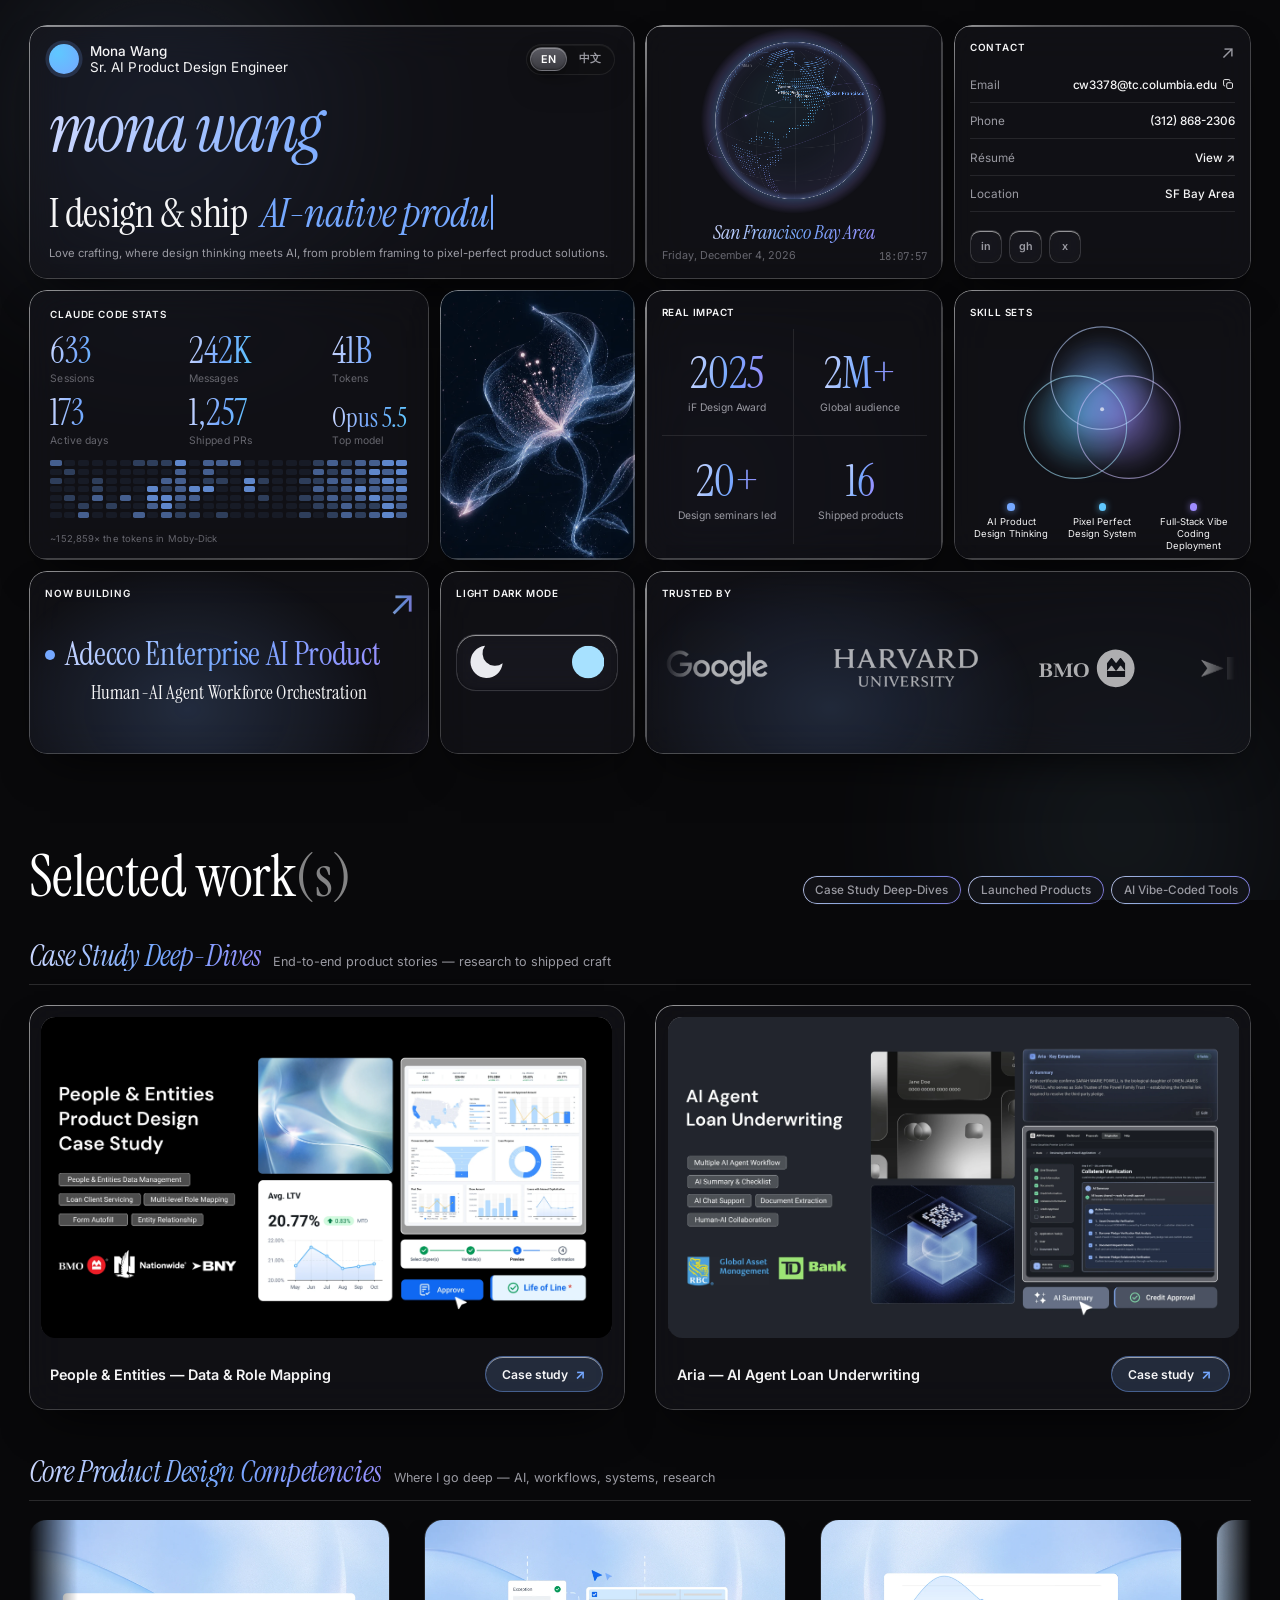
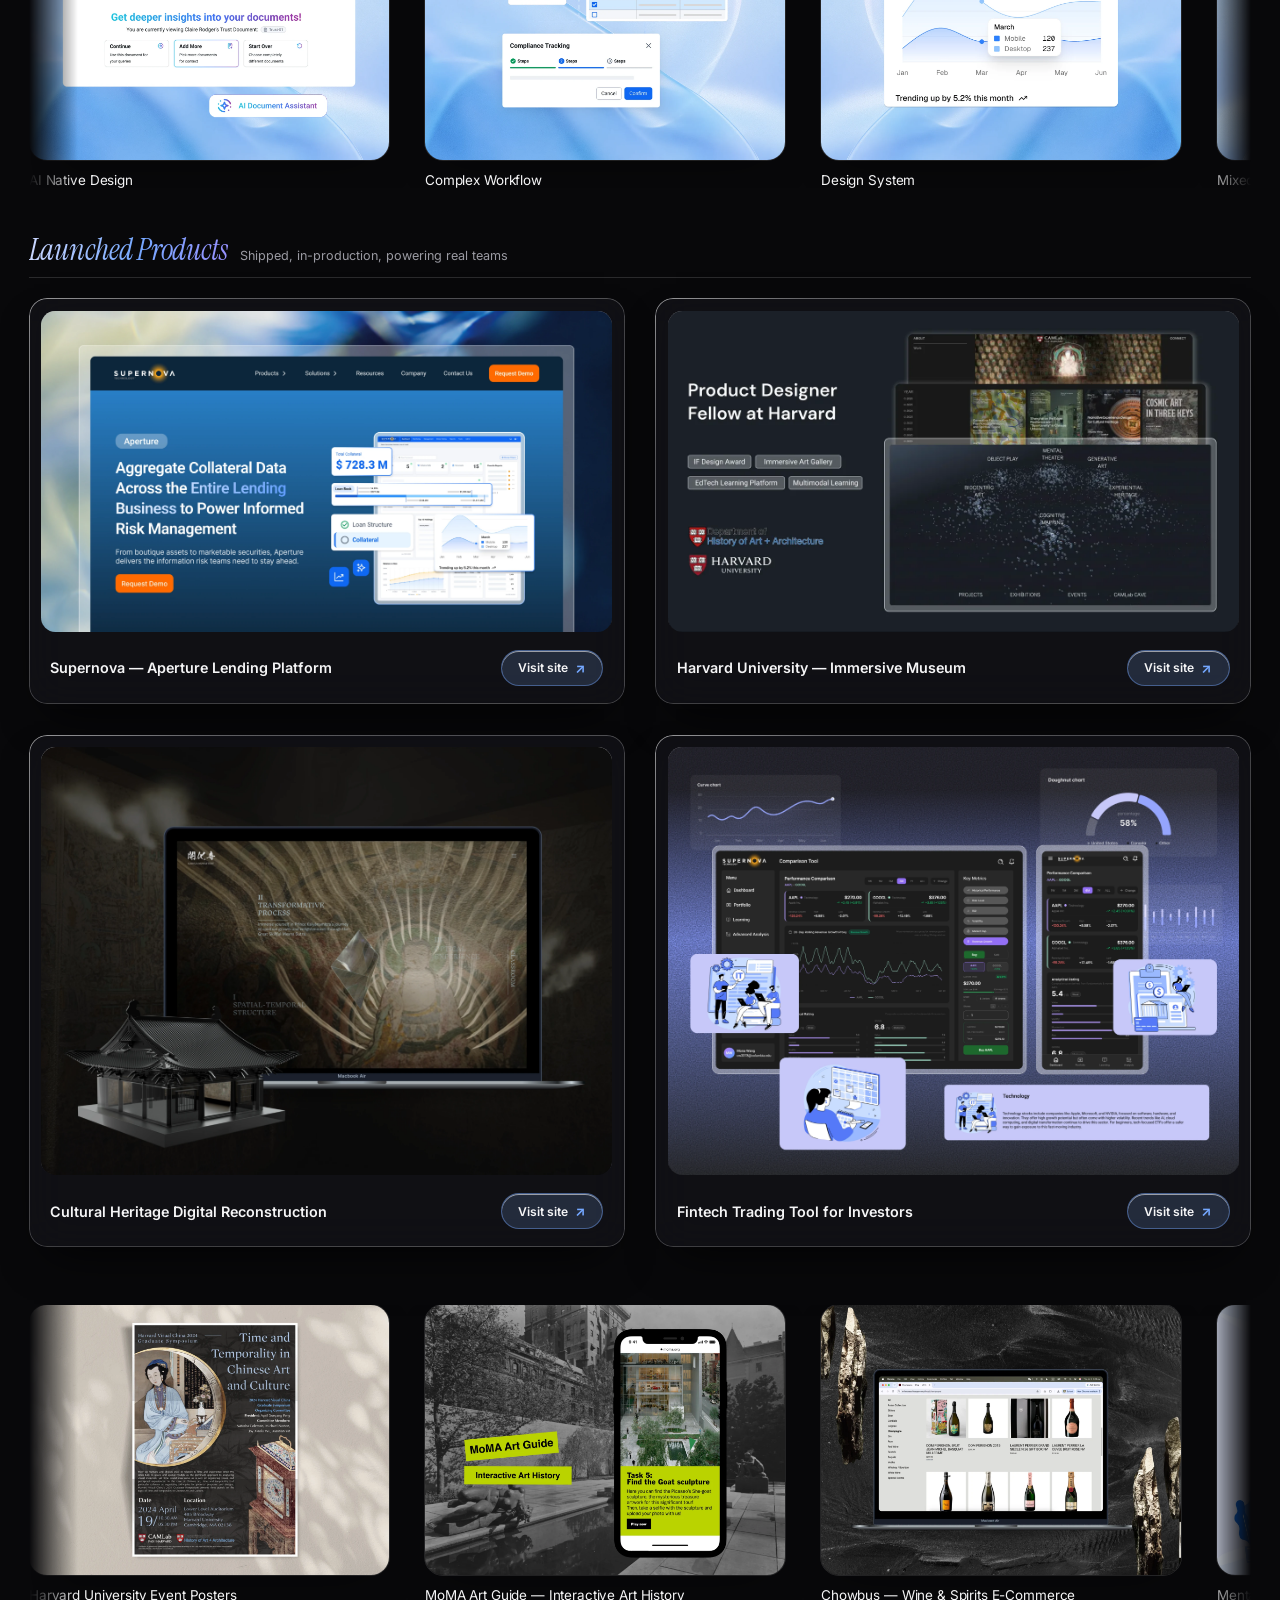
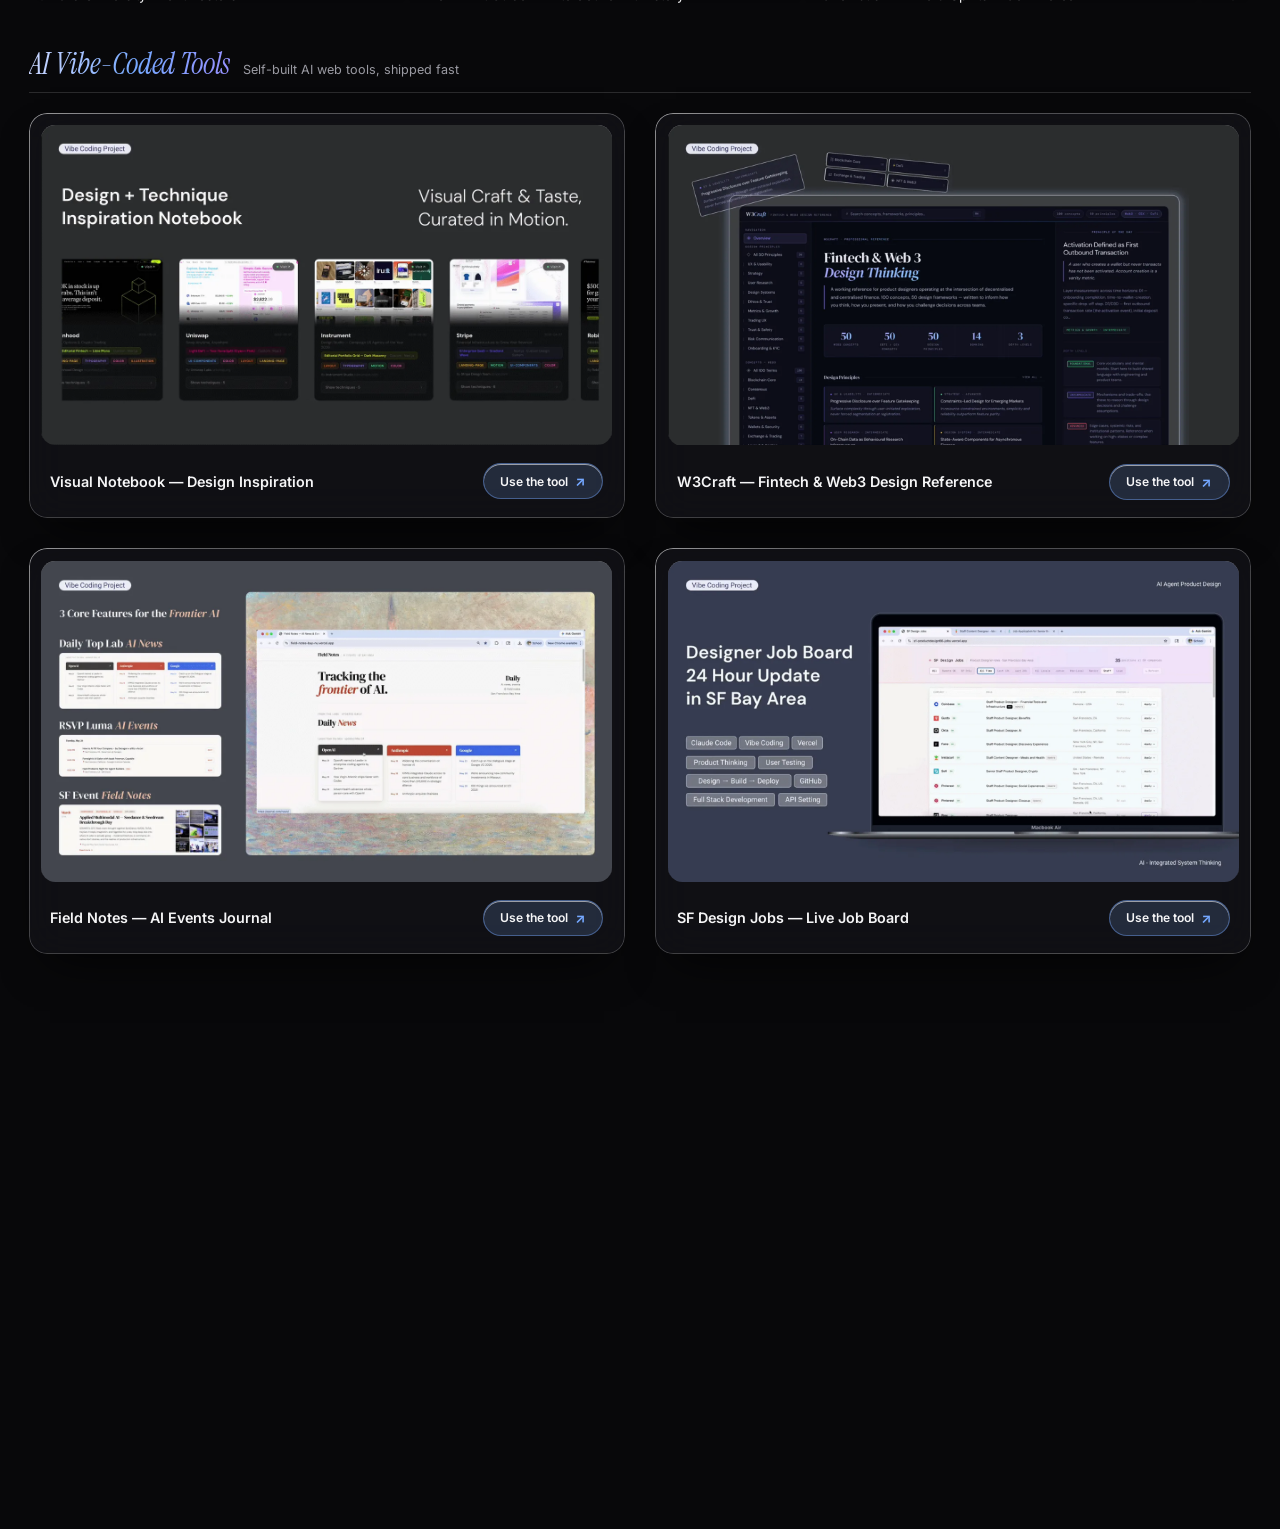
<file: index.html>
<!doctype html>
<html lang="en" data-theme="dark">
<head>
  <meta charset="utf-8" />
  <meta name="viewport" content="width=device-width, initial-scale=1" />
  <!-- paint dark from the very first frame — prevents white flash before styles.css loads -->
  <meta name="color-scheme" content="dark" />
  <style>html{background:#08080a}</style>
  <title>Mona Wang — Product Design Engineer</title>
  <meta name="description" content="Mona Wang — Product Design Engineer designing & shipping AI-native fintech products." />
  <link rel="icon" type="image/png" sizes="32x32" href="assets/favicon-32.png" />
  <link rel="icon" type="image/png" sizes="16x16" href="assets/favicon-16.png" />
  <link rel="apple-touch-icon" sizes="180x180" href="assets/favicon-180.png" />
  <link rel="preconnect" href="https://fonts.googleapis.com" />
  <link rel="preconnect" href="https://fonts.gstatic.com" crossorigin />
  <link href="https://fonts.googleapis.com/css2?family=Instrument+Serif:ital@0;1&family=Inter:wght@400;500;600;700&family=JetBrains+Mono:wght@400;500&display=swap" rel="stylesheet" />
  <link rel="stylesheet" href="styles.css" />
</head>
<body>
  <!-- ambient aurora so the glass has color to refract -->
  <div class="bg-aurora" aria-hidden="true">
    <span class="blob blob--1"></span>
    <span class="blob blob--2"></span>
    <span class="blob blob--3"></span>
    <span class="bg-grain"></span>
  </div>

  <!-- SVG displacement filter — optional edge-refraction (Chromium) -->
  <svg width="0" height="0" style="position:absolute" aria-hidden="true">
    <filter id="glass-refract" x="-20%" y="-20%" width="140%" height="140%">
      <feTurbulence type="fractalNoise" baseFrequency="0.012 0.012" numOctaves="2" seed="7" result="noise"/>
      <feGaussianBlur in="noise" stdDeviation="1.4" result="blurred"/>
      <feDisplacementMap in="SourceGraphic" in2="blurred" scale="14" xChannelSelector="R" yChannelSelector="G"/>
    </filter>
  </svg>

  <main class="stage">
    <!-- ============ DASHBOARD VIEW ============ -->
    <section class="view view--dashboard is-active" id="view-dashboard" aria-label="Dashboard">
      <div class="bento">

        <!-- INTRO -->
        <article class="card card--intro" style="--c:6; --r:3;">
          <header class="intro-top">
            <span class="avatar" aria-hidden="true"></span>
            <div>
              <div class="intro-name">Mona Wang</div>
              <div class="intro-role" data-i18n="role">Sr. AI Product Design Engineer</div>
            </div>
            <button class="lang-toggle lang-toggle--intro" aria-label="Switch language / 切换语言">
              <span class="lang-seg" data-lang="en">EN</span>
              <span class="lang-seg" data-lang="zh">中文</span>
            </button>
          </header>
          <div class="logotype" aria-hidden="true">mona wang</div>
          <h1 class="intro-line"><span data-i18n="intro.prefix">I design &amp; ship </span><span class="tw" id="typewriter">AI-native products</span><span class="caret" aria-hidden="true"></span></h1>
          <p class="intro-caption" data-i18n="logo.caption">Love crafting, where design thinking meets AI, from problem framing to pixel-perfect product solutions.</p>
        </article>

        <!-- GLOBE -->
        <article class="card card--globe" style="--c:3; --r:3;">
          <canvas class="globe" id="globe" width="560" height="560" aria-hidden="true"></canvas>
          <div class="globe-city" data-i18n="globe.city">San Francisco Bay Area</div>
          <footer class="intro-foot globe-foot">
            <span id="today">—</span>
            <span class="mono" id="intro-clock">--:--:--</span>
          </footer>
        </article>

        <!-- CONTACT -->
        <article class="card card--contact" style="--c:3; --r:5;">
          <div class="contact-reveal" aria-hidden="true"></div>
          <header class="contact-head">
            <span class="card-label" data-i18n="label.contact">Contact</span>
            <span class="arrow">↗</span>
          </header>
          <ul class="contact-list">
            <li><span data-i18n="contact.email">Email</span><button class="copy-email js-copy" data-copy="cw3378@tc.columbia.edu" aria-label="Copy email address"><span class="copy-email-text">cw3378@tc.columbia.edu</span><svg class="copy-ic" viewBox="0 0 24 24" width="14" height="14" aria-hidden="true"><rect x="9" y="9" width="11" height="11" rx="2.5" fill="none" stroke="currentColor" stroke-width="1.8"/><path d="M6 15H5a2 2 0 0 1-2-2V5a2 2 0 0 1 2-2h8a2 2 0 0 1 2 2v1" fill="none" stroke="currentColor" stroke-width="1.8"/></svg><svg class="copy-ok" viewBox="0 0 24 24" width="14" height="14" aria-hidden="true"><path d="M20 6 9 17l-5-5" fill="none" stroke="currentColor" stroke-width="2.4" stroke-linecap="round" stroke-linejoin="round"/></svg></button></li>
            <li><span data-i18n="contact.phone">Phone</span><a href="tel:+13128682306">(312) 868-2306</a></li>
            <li><span data-i18n="contact.resume">Résumé</span><a href="assets/mona-wang-resume-2027.pdf" target="_blank" rel="noopener" data-i18n="contact.view">View ↗</a></li>
            <li><span data-i18n="contact.location">Location</span><em data-i18n="contact.locVal">SF Bay Area</em></li>
          </ul>
          <nav class="contact-social" aria-label="Social">
            <a href="https://www.linkedin.com/in/monawang36/" target="_blank" rel="noopener" aria-label="LinkedIn">in</a>
            <a href="https://github.com/monadesign-hub?tab=repositories" target="_blank" rel="noopener" aria-label="GitHub">gh</a>
            <a href="https://x.com/monawangdesign" target="_blank" rel="noopener" aria-label="X">x</a>
          </nav>
        </article>

        <!-- LOGOTYPE / MOODBOARD -->
        <article class="card card--ai" style="--c:4; --r:3;">
          <span class="card-label" data-i18n="label.ai">Claude Code Stats</span>
          <div class="ai-stats">
            <div class="ai-stat"><b>633</b><span data-i18n="ai.sessions">Sessions</span></div>
            <div class="ai-stat"><b>242K</b><span data-i18n="ai.messages">Messages</span></div>
            <div class="ai-stat"><b>41B</b><span data-i18n="ai.tokens">Tokens</span></div>
            <div class="ai-stat"><b>173</b><span data-i18n="ai.days">Active days</span></div>
            <div class="ai-stat"><b>1,257</b><span data-i18n="ai.prs">Shipped PRs</span></div>
            <div class="ai-stat"><b class="sm">Opus 5.5</b><span data-i18n="ai.model">Top model</span></div>
          </div>
          <div class="ai-heat" role="img" aria-label="Daily Claude Code activity across both accounts over the past six months">
            <i class="hc l2"></i><i class="hc"></i><i class="hc l1"></i><i class="hc"></i><i class="hc"></i><i class="hc"></i><i class="hc"></i>
            <i class="hc"></i><i class="hc l1"></i><i class="hc"></i><i class="hc"></i><i class="hc l1"></i><i class="hc"></i><i class="hc"></i>
            <i class="hc"></i><i class="hc"></i><i class="hc"></i><i class="hc"></i><i class="hc"></i><i class="hc l1"></i><i class="hc l2"></i>
            <i class="hc"></i><i class="hc"></i><i class="hc l1"></i><i class="hc l1"></i><i class="hc l2"></i><i class="hc"></i><i class="hc"></i>
            <i class="hc"></i><i class="hc"></i><i class="hc"></i><i class="hc"></i><i class="hc"></i><i class="hc l1"></i><i class="hc"></i>
            <i class="hc"></i><i class="hc"></i><i class="hc"></i><i class="hc"></i><i class="hc l2"></i><i class="hc"></i><i class="hc"></i>
            <i class="hc l1"></i><i class="hc"></i><i class="hc"></i><i class="hc"></i><i class="hc"></i><i class="hc"></i><i class="hc l2"></i>
            <i class="hc l1"></i><i class="hc"></i><i class="hc"></i><i class="hc l3"></i><i class="hc l3"></i><i class="hc l2"></i><i class="hc"></i>
            <i class="hc l1"></i><i class="hc"></i><i class="hc l2"></i><i class="hc l1"></i><i class="hc l3"></i><i class="hc l3"></i><i class="hc l2"></i>
            <i class="hc l3"></i><i class="hc l2"></i><i class="hc l2"></i><i class="hc l2"></i><i class="hc l2"></i><i class="hc l1"></i><i class="hc l1"></i>
            <i class="hc"></i><i class="hc"></i><i class="hc"></i><i class="hc l3"></i><i class="hc l2"></i><i class="hc"></i><i class="hc l1"></i>
            <i class="hc l2"></i><i class="hc l2"></i><i class="hc l1"></i><i class="hc l3"></i><i class="hc"></i><i class="hc"></i><i class="hc"></i>
            <i class="hc l2"></i><i class="hc"></i><i class="hc l1"></i><i class="hc"></i><i class="hc"></i><i class="hc"></i><i class="hc l1"></i>
            <i class="hc l2"></i><i class="hc"></i><i class="hc"></i><i class="hc"></i><i class="hc"></i><i class="hc"></i><i class="hc"></i>
            <i class="hc"></i><i class="hc"></i><i class="hc l3"></i><i class="hc l3"></i><i class="hc"></i><i class="hc"></i><i class="hc"></i>
            <i class="hc"></i><i class="hc"></i><i class="hc l1"></i><i class="hc"></i><i class="hc l1"></i><i class="hc"></i><i class="hc"></i>
            <i class="hc"></i><i class="hc"></i><i class="hc"></i><i class="hc"></i><i class="hc"></i><i class="hc"></i><i class="hc"></i>
            <i class="hc"></i><i class="hc"></i><i class="hc"></i><i class="hc"></i><i class="hc"></i><i class="hc"></i><i class="hc"></i>
            <i class="hc"></i><i class="hc"></i><i class="hc l1"></i><i class="hc"></i><i class="hc l1"></i><i class="hc"></i><i class="hc l1"></i>
            <i class="hc l1"></i><i class="hc l2"></i><i class="hc l1"></i><i class="hc l2"></i><i class="hc l1"></i><i class="hc l1"></i><i class="hc"></i>
            <i class="hc l2"></i><i class="hc l1"></i><i class="hc l2"></i><i class="hc l1"></i><i class="hc l2"></i><i class="hc l1"></i><i class="hc l1"></i>
            <i class="hc l1"></i><i class="hc l2"></i><i class="hc l2"></i><i class="hc l2"></i><i class="hc l1"></i><i class="hc l2"></i><i class="hc l2"></i>
            <i class="hc l2"></i><i class="hc l2"></i><i class="hc l1"></i><i class="hc l3"></i><i class="hc l2"></i><i class="hc l1"></i><i class="hc l1"></i>
            <i class="hc l2"></i><i class="hc l3"></i><i class="hc l2"></i><i class="hc l2"></i><i class="hc l3"></i><i class="hc l1"></i><i class="hc l2"></i>
            <i class="hc l3"></i><i class="hc l2"></i><i class="hc l3"></i><i class="hc l2"></i><i class="hc l2"></i><i class="hc l3"></i><i class="hc l3"></i>
            <i class="hc l3"></i><i class="hc l3"></i><i class="hc l2"></i><i class="hc l3"></i><i class="hc l2"></i><i class="hc l2"></i><i class="hc l2"></i>
          </div>
          <p class="ai-foot" data-i18n="ai.foot">~152,859× the tokens in Moby-Dick</p>
        </article>

        <!-- DIGITAL FLORA -->
        <article class="card card--flora" style="--c:3; --r:3;">
          <div class="flora-frame" aria-hidden="true">
            <div class="flora-set flora-set--dark">
              <img class="flora flora-a" src="assets/flora-dark-1.webp" alt="" loading="lazy" />
              <img class="flora flora-b" src="assets/flora-dark-2.webp" alt="" loading="lazy" />
            </div>
            <div class="flora-set flora-set--light">
              <img class="flora flora-a" src="assets/flora-light-1.webp" alt="" loading="lazy" />
              <img class="flora flora-b" src="assets/flora-light-2.webp" alt="" loading="lazy" />
            </div>
          </div>
        </article>

        <!-- STATS -->
        <article class="card card--stats" style="--c:3; --r:3;">
          <span class="card-label" data-i18n="label.impact">Real impact</span>
          <div class="stat-grid">
            <div class="stat"><div class="stat-num">2025</div><div class="stat-cap" data-i18n="stat.award">iF Design Award</div></div>
            <div class="stat"><div class="stat-num" data-count="2" data-suffix="M+">0</div><div class="stat-cap" data-i18n="stat.audience">Global audience</div></div>
            <div class="stat"><div class="stat-num" data-count="20" data-suffix="+">0</div><div class="stat-cap" data-i18n="stat.seminars">Design seminars led</div></div>
            <div class="stat"><div class="stat-num" data-count="16" data-suffix="">0</div><div class="stat-cap" data-i18n="stat.shipped">Shipped products</div></div>
          </div>
        </article>

        <!-- ROLES (delicate venn) -->
        <article class="card card--roles" style="--c:3; --r:3;">
          <span class="card-label" data-i18n="label.skills">Skill sets</span>
          <div class="roles-wrap">
            <svg class="venn" viewBox="20 24 160 160" aria-hidden="true">
              <defs>
                <radialGradient id="g-ai" cx="100" cy="88" r="50" gradientUnits="userSpaceOnUse">
                  <stop offset="0" stop-color="#75A8FF" stop-opacity=".6"/>
                  <stop offset="1" stop-color="#75A8FF" stop-opacity="0"/>
                </radialGradient>
                <radialGradient id="g-ds" cx="82" cy="114" r="50" gradientUnits="userSpaceOnUse">
                  <stop offset="0" stop-color="#5FC8FF" stop-opacity=".6"/>
                  <stop offset="1" stop-color="#5FC8FF" stop-opacity="0"/>
                </radialGradient>
                <radialGradient id="g-fs" cx="118" cy="114" r="50" gradientUnits="userSpaceOnUse">
                  <stop offset="0" stop-color="#9E8CFF" stop-opacity=".6"/>
                  <stop offset="1" stop-color="#9E8CFF" stop-opacity="0"/>
                </radialGradient>
                <filter id="venn-soft" x="-40%" y="-40%" width="180%" height="180%"><feGaussianBlur stdDeviation="6"/></filter>
              </defs>
              <g class="venn-glow" filter="url(#venn-soft)" style="mix-blend-mode:screen">
                <circle cx="100" cy="78" r="46" fill="url(#g-ai)"/>
                <circle cx="76" cy="122" r="46" fill="url(#g-ds)"/>
                <circle cx="124" cy="122" r="46" fill="url(#g-fs)"/>
              </g>
              <g fill="none" stroke-width="1">
                <circle cx="100" cy="78" r="46" stroke="#BCD3FF" stroke-opacity=".58"/>
                <circle cx="76" cy="122" r="46" stroke="#A6E6FF" stroke-opacity=".58"/>
                <circle cx="124" cy="122" r="46" stroke="#CEC1FF" stroke-opacity=".58"/>
              </g>
              <circle class="venn-core" cx="100" cy="106" r="1.8" fill="#fff" opacity=".65"/>
            </svg>
            <ul class="roles-legend">
              <li style="--rc:var(--accent)"><span class="dot"></span><span class="rl-name" data-i18n="role.ai">AI Product Design Thinking</span></li>
              <li style="--rc:var(--accent-2)"><span class="dot"></span><span class="rl-name" data-i18n="role.ds">Pixel Perfect Design System</span></li>
              <li style="--rc:var(--accent-3)"><span class="dot"></span><span class="rl-name" data-i18n="role.fs">Full-Stack Vibe Coding Deployment</span></li>
            </ul>
          </div>
        </article>

        <!-- MODE SWITCH -->
        <article class="card card--mode" style="--c:2; --r:2;">
          <span class="card-label" data-i18n="label.mode">Light Dark Mode</span>
          <button class="mode-toggle" id="mode-toggle" aria-label="Toggle light / dark mode">
            <svg class="mode-ic mode-ic--moon" viewBox="0 0 24 24" aria-hidden="true"><path d="M21 12.8A9 9 0 1 1 11.2 3a7 7 0 0 0 9.8 9.8z" fill="currentColor"/></svg>
            <svg class="mode-ic mode-ic--sun" viewBox="0 0 24 24" aria-hidden="true">
              <circle cx="12" cy="12" r="12" fill="currentColor"/>
            </svg>
            <span class="mode-orb"></span>
          </button>
        </article>

        <!-- NOW / BUILDING (links to live case study) -->
        <a class="card card--now" style="--c:4; --r:2;" href="https://rpotential.ai/" target="_blank" rel="noopener">
          <span class="now-aurora" aria-hidden="true"></span>
          <span class="card-label" data-i18n="label.now">Now building</span>
          <span class="now-arrow" aria-hidden="true">↗</span>
          <div class="now-body">
            <div class="now-title"><span class="pulse" aria-hidden="true"></span><span data-i18n="now.title">Adecco Enterprise AI Product</span></div>
          </div>
          <div class="now-sub" data-i18n="now.sub">Human-AI Agent Workforce Orchestration</div>
        </a>

        <!-- CLIENTS -->
        <article class="card card--clients" style="--c:6; --r:2;">
          <span class="clients-aurora" aria-hidden="true"></span>
          <span class="card-label" data-i18n="label.trusted">Trusted by</span>
          <div class="marquee" aria-hidden="true">
            <div class="marquee-track">
              <img class="logo" src="assets/logos/google.png" alt="Google" />
              <img class="logo" src="assets/logos/harvard-wm.png" alt="Harvard" />
              <img class="logo" src="assets/logos/bmo.svg" alt="BMO" />
              <img class="logo" src="assets/logos/bny.svg" alt="BNY" />
              <img class="logo" src="assets/logos/nationwide.svg" alt="Nationwide" />
              <img class="logo" src="assets/logos/td.svg" alt="TD Bank" />
              <img class="logo" src="assets/logos/supernova.svg" alt="Supernova" />
              <img class="logo" src="assets/logos/adecco.svg" alt="Adecco Group" />
              <img class="logo" src="assets/logos/google.png" alt="Google" />
              <img class="logo" src="assets/logos/harvard-wm.png" alt="Harvard" />
              <img class="logo" src="assets/logos/bmo.svg" alt="BMO" />
              <img class="logo" src="assets/logos/bny.svg" alt="BNY" />
              <img class="logo" src="assets/logos/nationwide.svg" alt="Nationwide" />
              <img class="logo" src="assets/logos/td.svg" alt="TD Bank" />
              <img class="logo" src="assets/logos/supernova.svg" alt="Supernova" />
              <img class="logo" src="assets/logos/adecco.svg" alt="Adecco Group" />
            </div>
          </div>
        </article>

      </div>
    </section>

    <!-- ============ SELECTED WORK (same page, below About Me) ============ -->
    <section class="view view--work" id="view-work" aria-label="Selected work">
      <div class="work-head">
        <h2 class="work-title"><span data-i18n="work.title">Selected work</span><span>(s)</span></h2>
        <div class="work-tools">
          <nav class="work-nav" aria-label="Sections">
            <a href="#case-studies" data-i18n="nav.case">Case Study Deep-Dives</a>
            <a href="#launched" data-i18n="nav.launched">Launched Products</a>
            <a href="#vibe-tools" data-i18n="nav.vibe">AI Vibe-Coded Tools</a>
          </nav>
        </div>
      </div>

      <!-- GROUP 1 · Case Study Deep-Dives -->
      <section class="work-group" id="case-studies">
        <header class="wg-head">
          <h3 class="wg-title" data-i18n="nav.case">Case Study Deep-Dives</h3>
          <span class="wg-sub" data-i18n="wg.case.sub">End-to-end product stories — research to shipped craft</span>
        </header>
        <div class="work-features">
          <a class="work-feature" href="https://people-entities-case-study.vercel.app/" target="_blank" rel="noopener">
            <img class="wf-img" src="assets/work-people-entities.webp" alt="People & Entities — Product Design Case Study" loading="lazy" />
            <div class="wf-meta">
              <div class="wf-title" data-i18n="wf.people">People &amp; Entities — Data &amp; Role Mapping</div>
              <span class="wf-cta" data-i18n="cta.case">Case study</span>
            </div>
          </a>
          <a class="work-feature" href="https://aria-case-study-site.vercel.app/" target="_blank" rel="noopener">
            <img class="wf-img" src="assets/work-aria-v3.webp" alt="AI Agent Loan Underwriting" loading="lazy" />
            <div class="wf-meta">
              <div class="wf-title" data-i18n="wf.aria">Aria — AI Agent Loan Underwriting</div>
              <span class="wf-cta" data-i18n="cta.case">Case study</span>
            </div>
          </a>
        </div>
      </section>

      <!-- CORE COMPETENCIES · horizontal scroll -->
      <section class="work-group comp-group">
        <header class="wg-head">
          <h3 class="wg-title" data-i18n="comp.title">Core Product Design Competencies</h3>
          <span class="wg-sub" data-i18n="comp.sub">Where I go deep — AI, workflows, systems, research</span>
        </header>
        <div class="comp-marquee">
          <div class="comp-track" aria-hidden="false">
            <div class="comp-card"><img class="comp-img" src="assets/comp-ai-native.webp" alt="AI Native Design" loading="lazy"/><div class="comp-name" data-i18n="comp.ai">AI Native Design</div></div>
            <div class="comp-card"><img class="comp-img" src="assets/comp-workflow.webp" alt="Complex Workflow" loading="lazy"/><div class="comp-name" data-i18n="comp.workflow">Complex Workflow</div></div>
            <div class="comp-card"><img class="comp-img" src="assets/comp-design-system.webp" alt="Design System" loading="lazy"/><div class="comp-name" data-i18n="comp.system">Design System</div></div>
            <div class="comp-card"><img class="comp-img" src="assets/comp-research.webp" alt="Mixed Method Research" loading="lazy"/><div class="comp-name" data-i18n="comp.research">Mixed Method Research</div></div>
            <!-- duplicate set for seamless loop -->
            <div class="comp-card" aria-hidden="true"><img class="comp-img" src="assets/comp-ai-native.webp" alt="" loading="lazy"/><div class="comp-name" data-i18n="comp.ai">AI Native Design</div></div>
            <div class="comp-card" aria-hidden="true"><img class="comp-img" src="assets/comp-workflow.webp" alt="" loading="lazy"/><div class="comp-name" data-i18n="comp.workflow">Complex Workflow</div></div>
            <div class="comp-card" aria-hidden="true"><img class="comp-img" src="assets/comp-design-system.webp" alt="" loading="lazy"/><div class="comp-name" data-i18n="comp.system">Design System</div></div>
            <div class="comp-card" aria-hidden="true"><img class="comp-img" src="assets/comp-research.webp" alt="" loading="lazy"/><div class="comp-name" data-i18n="comp.research">Mixed Method Research</div></div>
          </div>
        </div>
      </section>

      <!-- GROUP 2 · Launched Products -->
      <section class="work-group" id="launched">
        <header class="wg-head">
          <h3 class="wg-title" data-i18n="nav.launched">Launched Products</h3>
          <span class="wg-sub" data-i18n="wg.launched.sub">Shipped, in-production, powering real teams</span>
        </header>
        <div class="work-features">
          <a class="work-feature" href="https://www.supernovacompanies.com/clients/non-bank-wealth" target="_blank" rel="noopener">
            <img class="wf-img" src="assets/work-supernova.webp" alt="Supernova Aperture — Collateral Risk Platform" loading="lazy" />
            <div class="wf-meta">
              <div class="wf-title" data-i18n="wf.supernova">Supernova — Aperture Lending Platform</div>
              <span class="wf-cta" data-i18n="cta.visit">Visit site</span>
            </div>
          </a>
          <a class="work-feature" href="https://camlab.fas.harvard.edu/#timeline" target="_blank" rel="noopener">
            <video class="wf-img" autoplay loop muted playsinline poster="assets/work-harvard-poster.webp">
              <source src="assets/work-harvard.mp4" type="video/mp4" />
            </video>
            <div class="wf-meta">
              <div class="wf-title" data-i18n="wf.harvard">Harvard University — Immersive Museum</div>
              <span class="wf-cta" data-i18n="cta.visit">Visit site</span>
            </div>
          </a>
          <a class="work-feature" href="https://digitalgandhara.com/" target="_blank" rel="noopener">
            <img class="wf-img" src="assets/work-kaihua.webp" alt="Cultural Heritage Digital Reconstruction" loading="lazy" />
            <div class="wf-meta">
              <div class="wf-title" data-i18n="wf.kaihua">Cultural Heritage Digital Reconstruction</div>
              <span class="wf-cta" data-i18n="cta.visit">Visit site</span>
            </div>
          </a>
          <div class="work-feature">
            <img class="wf-img" src="assets/work-fintech-edu.webp" alt="Fintech Trading Tool for Investors" loading="lazy" />
            <div class="wf-meta">
              <div class="wf-title" data-i18n="wf.fintech">Fintech Trading Tool for Investors</div>
              <span class="wf-cta" data-i18n="cta.visit">Visit site</span>
            </div>
          </div>
        </div>

        <!-- MORE LAUNCHED · sliding cover gallery -->
        <div class="launch-marquee" aria-label="More launched work">
          <div class="launch-track">
            <div class="launch-card"><video class="launch-img" autoplay loop muted playsinline poster="assets/launch-poster.webp"><source src="assets/launch-poster.mp4" type="video/mp4"/></video><div class="launch-name" data-i18n="launch.poster">Harvard University Event Posters</div></div>
            <div class="launch-card"><img class="launch-img" src="assets/launch-moma.webp" alt="MoMA Art Guide" loading="lazy"/><div class="launch-name" data-i18n="launch.moma">MoMA Art Guide — Interactive Art History</div></div>
            <div class="launch-card"><img class="launch-img" src="assets/launch-mhouse.webp" alt="Chowbus — Wine & Spirits E-Commerce" loading="lazy"/><div class="launch-name" data-i18n="launch.mhouse">Chowbus — Wine &amp; Spirits E-Commerce</div></div>
            <div class="launch-card"><img class="launch-img" src="assets/launch-health.webp" alt="Mental health companion app" loading="lazy"/><div class="launch-name" data-i18n="launch.health">Mental Health — Therapy Booking App</div></div>
            <!-- duplicate set for seamless loop -->
            <div class="launch-card" aria-hidden="true"><video class="launch-img" autoplay loop muted playsinline poster="assets/launch-poster.webp"><source src="assets/launch-poster.mp4" type="video/mp4"/></video><div class="launch-name" data-i18n="launch.poster">Harvard University Event Posters</div></div>
            <div class="launch-card" aria-hidden="true"><img class="launch-img" src="assets/launch-moma.webp" alt="" loading="lazy"/><div class="launch-name" data-i18n="launch.moma">MoMA Art Guide — Interactive Art History</div></div>
            <div class="launch-card" aria-hidden="true"><img class="launch-img" src="assets/launch-mhouse.webp" alt="" loading="lazy"/><div class="launch-name" data-i18n="launch.mhouse">Chowbus — Wine &amp; Spirits E-Commerce</div></div>
            <div class="launch-card" aria-hidden="true"><img class="launch-img" src="assets/launch-health.webp" alt="" loading="lazy"/><div class="launch-name" data-i18n="launch.health">Mental Health — Therapy Booking App</div></div>
          </div>
        </div>
      </section>

      <!-- GROUP 3 · AI Vibe-Coded Tools -->
      <section class="work-group" id="vibe-tools">
        <header class="wg-head">
          <h3 class="wg-title" data-i18n="nav.vibe">AI Vibe-Coded Tools</h3>
          <span class="wg-sub" data-i18n="wg.vibe.sub">Self-built AI web tools, shipped fast</span>
        </header>
        <div class="work-features">
          <a class="work-feature" href="https://designinspiration-iota.vercel.app/" target="_blank" rel="noopener">
            <video class="wf-img" autoplay loop muted playsinline poster="assets/work-notebook-poster.webp">
              <source src="assets/work-notebook.mp4" type="video/mp4" />
            </video>
            <div class="wf-meta">
              <div class="wf-title" data-i18n="wf.notebook">Visual Notebook — Design Inspiration</div>
              <span class="wf-cta" data-i18n="cta.use">Use the tool</span>
            </div>
          </a>
          <a class="work-feature" href="https://monadesign-hub.github.io/fintech/" target="_blank" rel="noopener">
            <video class="wf-img" autoplay loop muted playsinline poster="assets/work-w3craft-poster.webp">
              <source src="assets/work-w3craft.mp4" type="video/mp4" />
            </video>
            <div class="wf-meta">
              <div class="wf-title" data-i18n="wf.w3craft">W3Craft — Fintech &amp; Web3 Design Reference</div>
              <span class="wf-cta" data-i18n="cta.use">Use the tool</span>
            </div>
          </a>
          <a class="work-feature" href="https://field-notes-bay-nu.vercel.app/" target="_blank" rel="noopener">
            <video class="wf-img" autoplay loop muted playsinline poster="assets/work-fieldnotes-poster.webp">
              <source src="assets/work-fieldnotes.mp4" type="video/mp4" />
            </video>
            <div class="wf-meta">
              <div class="wf-title" data-i18n="wf.fieldnotes">Field Notes — AI Events Journal</div>
              <span class="wf-cta" data-i18n="cta.use">Use the tool</span>
            </div>
          </a>
          <a class="work-feature" href="https://sf-productdesign66-jobs.vercel.app/" target="_blank" rel="noopener">
            <video class="wf-img" autoplay loop muted playsinline poster="assets/work-jobs-poster.webp">
              <source src="assets/work-jobs.mp4" type="video/mp4" />
            </video>
            <div class="wf-meta">
              <div class="wf-title" data-i18n="wf.jobs">SF Design Jobs — Live Job Board</div>
              <span class="wf-cta" data-i18n="cta.use">Use the tool</span>
            </div>
          </a>
        </div>
      </section>
    </section>

  </main>

  <script src="globe-data.js"></script>
  <script src="app.js"></script>
</body>
</html>
</file>
<file: styles.css>
/* ============================================================
   Mona Wang · Bento Dashboard Portfolio — Phase 1
   Near-mono + warm accent
   ============================================================ */

:root {
  --accent: #75A8FF;
  --accent-2: #5FC8FF;
  --accent-3: #9E8CFF;
  --radius: 20px;
  --card-bw: 1.6px;
  --gap: 12px;
  --ease: cubic-bezier(.22,.61,.36,1);
  --spring: cubic-bezier(.34,1.56,.64,1);
  --font-ui: -apple-system, BlinkMacSystemFont, "SF Pro Display", "SF Pro Text", "Inter", system-ui, sans-serif;
  --blur: 22px;
}

:root[data-theme="dark"] {
  --bg: #08080a;
  --card: #141416;
  --card-hi: #1c1c20;
  --text: #f5f5f6;
  --muted: #9a9aa2;
  --faint: #66666e;
  --line: rgba(255,255,255,.09);
  --line-hi: rgba(255,255,255,.2);
  /* liquid glass */
  --glass-bg: rgba(28,28,33,.46);
  --glass-bg-hi: rgba(40,40,47,.6);
  --glass-border: rgba(255,255,255,.14);
  --glass-edge: rgba(255,255,255,.22);  /* base tone of the single edge */
  --glass-spec: rgba(255,255,255,.55);   /* top-edge specular */
  --glass-sheen: rgba(255,255,255,.14);  /* cursor sheen */
  --shadow: 0 1px 0 rgba(255,255,255,.06) inset, 0 -1px 1px rgba(0,0,0,.4) inset, 0 24px 50px -22px rgba(0,0,0,.85);
  --aurora-a: .3; --aurora-b: .2;
}

:root[data-theme="light"] {
  --bg: #ece7de;
  --card: #ffffff;
  --card-hi: #fbfaf7;
  --text: #17171b;
  --muted: #5a5a62;   /* WCAG: 6.8:1 on white (was #6c6c74 = 5.2, failed on glass) */
  --faint: #606067;   /* WCAG: >=4.6:1 on all card bgs (was #a3a3ab = 2.5, failed) */
  --line: rgba(0,0,0,.08);
  --line-hi: rgba(0,0,0,.18);
  /* liquid glass */
  --glass-bg: rgba(255,255,255,.5);
  --glass-bg-hi: rgba(255,255,255,.68);
  --glass-border: rgba(255,255,255,.75);
  --glass-edge: rgba(255,255,255,.7);
  --glass-spec: rgba(255,255,255,.95);
  --glass-sheen: rgba(255,255,255,.6);
  --shadow: 0 1px 0 rgba(255,255,255,.9) inset, 0 -1px 1px rgba(0,0,0,.06) inset, 0 24px 46px -24px rgba(70,50,30,.3);
  --aurora-a: .5; --aurora-b: .5;
}

* { box-sizing: border-box; margin: 0; padding: 0; }

html { -webkit-font-smoothing: antialiased; text-rendering: optimizeLegibility; background: var(--bg); }

/* global UI scale — the whole page is px-based, so one zoom keeps every
   proportion intact. Only on wide screens: below 1100px the responsive
   breakpoints already handle sizing and zoom would skew them. */
:root { --ui-scale: .9; }
@media (min-width: 1100px) {
  body { zoom: var(--ui-scale); }
  .stage { min-height: calc(100vh / var(--ui-scale)); }
}
/* keep native UI (scrollbars, form controls) matched to the active theme */
:root[data-theme="dark"]  { color-scheme: dark; }
:root[data-theme="light"] { color-scheme: light; }

body {
  font-family: var(--font-ui);
  background: var(--bg);
  color: var(--text);
  min-height: 100vh;
  overflow-x: hidden;
  transition: background .5s var(--ease), color .5s var(--ease);
}

.mono { font-family: ui-monospace, "SF Mono", "JetBrains Mono", monospace; }

.stage {
  max-width: 1440px;
  margin: 0 auto;
  padding: 28px 32px 80px;
  min-height: 100vh;
  position: relative;
  z-index: 1;
}

/* ---------- ambient aurora ---------- */
.bg-aurora {
  position: fixed; inset: 0; z-index: 0; overflow: hidden;
  pointer-events: none;
  transition: opacity .6s var(--ease);
}
.blob {
  position: absolute; border-radius: 50%;
  filter: blur(90px);
  will-change: transform;
}
.blob--1 {
  width: 44vw; height: 44vw; top: -12vw; left: -8vw;
  background: radial-gradient(circle, color-mix(in srgb, var(--accent) 90%, #fff), transparent 68%);
  opacity: var(--aurora-a);
  animation: drift1 26s var(--ease) infinite alternate;
}
.blob--2 {
  width: 40vw; height: 40vw; bottom: -14vw; right: -6vw;
  background: radial-gradient(circle, color-mix(in srgb, var(--accent-2) 90%, #fff), transparent 66%);
  opacity: var(--aurora-b);
  animation: drift2 32s var(--ease) infinite alternate;
}
.blob--3 {
  width: 34vw; height: 34vw; top: 32%; left: 40%;
  background: radial-gradient(circle, color-mix(in srgb, #6b7cff 60%, #fff), transparent 68%);
  opacity: calc(var(--aurora-b) * .5);
  animation: drift3 38s var(--ease) infinite alternate;
}
.bg-grain {
  position: absolute; inset: -50%;
  background-image: url("data:image/svg+xml,%3Csvg xmlns='http://www.w3.org/2000/svg' width='140' height='140'%3E%3Cfilter id='n'%3E%3CfeTurbulence type='fractalNoise' baseFrequency='0.9' numOctaves='2'/%3E%3C/filter%3E%3Crect width='100%25' height='100%25' filter='url(%23n)' opacity='0.4'/%3E%3C/svg%3E");
  opacity: .04; mix-blend-mode: overlay;
}
@keyframes drift1 { to { transform: translate(8vw, 6vw) scale(1.15); } }
@keyframes drift2 { to { transform: translate(-7vw, -5vw) scale(1.1); } }
@keyframes drift3 { to { transform: translate(-10vw, 4vw) scale(1.2); } }

/* dark mode: neutralize the aurora toward near-black (less navy) */
:root[data-theme="dark"] .blob--1 { background: radial-gradient(circle, color-mix(in srgb, var(--accent) 40%, #5a5a64), transparent 66%); }
:root[data-theme="dark"] .blob--2 { background: radial-gradient(circle, color-mix(in srgb, var(--accent-2) 32%, #54545e), transparent 66%); }
:root[data-theme="dark"] .blob--3 { background: radial-gradient(circle, color-mix(in srgb, #6b7cff 28%, #4a4a53), transparent 70%); opacity: calc(var(--aurora-b) * .4); }

/* ---------- views (single long-scroll page: About Me → Selected work) ---------- */
.view { display: block; animation: viewIn .5s var(--ease); }
.view--work { margin-top: 104px; }
@keyframes viewIn { from { opacity: 0; transform: translateY(8px) scale(.994); } to { opacity: 1; transform: none; } }
@media (max-width: 560px) { .view--work { margin-top: 64px; } }

/* ---------- bento grid ---------- */
.bento {
  display: grid;
  grid-template-columns: repeat(12, 1fr);
  grid-auto-rows: 92px;
  gap: var(--gap);
}
/* band C (now / mode / clients) carries less content than A and B, so it gets
   shorter rows — only above the responsive breakpoints, which retile entirely */
@media (min-width: 901px) {
  .bento { grid-template-rows: repeat(3, 86px) repeat(3, 92px) repeat(2, 96px); }
}
/* explicit tiling — three clean bands, no holes
   A(r1-3): intro c1-6 | globe c7-9 | contact c10-12
   B(r4-6): ai c1-5   | flora c5-7 | stats c7-9 | radar c10-12
   C(r7-8): now c1-4  | mode c5-6  | clients c7-12                */
.card--intro   { grid-column: 1 / 7;   grid-row: 1 / 4; }
.card--globe   { grid-column: 7 / 10;  grid-row: 1 / 4; }
.card--contact { grid-column: 10 / 13; grid-row: 1 / 4; }
.card--ai      { grid-column: 1 / 5;   grid-row: 4 / 7; }
.card--flora   { grid-column: 5 / 7;   grid-row: 4 / 7; }
.card--stats   { grid-column: 7 / 10;  grid-row: 4 / 7; }
.card--roles   { grid-column: 10 / 13; grid-row: 4 / 7; }
.card--now     { grid-column: 1 / 5;   grid-row: 7 / 9; }
.card--mode    { grid-column: 5 / 7;   grid-row: 7 / 9; }
.card--clients { grid-column: 7 / 13;  grid-row: 7 / 9; }

.card {
  position: relative;
  background: var(--glass-bg);
  backdrop-filter: blur(var(--blur)) saturate(180%);
  -webkit-backdrop-filter: blur(var(--blur)) saturate(180%);
  border: 0;
  border-radius: var(--radius);
  padding: 18px;
  overflow: hidden;
  box-shadow: var(--shadow);
  transition: transform .5s var(--spring), box-shadow .5s var(--ease), background .5s var(--ease);
  opacity: 0;
  translate: 0 14px;
  animation: cardIn .6s var(--ease) forwards;
  animation-delay: calc(var(--i, 0) * 55ms);
}
@keyframes cardIn { to { opacity: 1; translate: 0 0; } }

/* specular edge — bright top-left, fading around the rim */
.card::before {
  content: ""; position: absolute; z-index: 3; pointer-events: none;
  /* expand over the border box so the specular paints ON the border edge —
     inset:0 would stop at the padding box and read as a second hairline */
  inset: 0; border-radius: inherit;
  padding: var(--card-bw);
  background: linear-gradient(135deg,
      var(--glass-spec) 0%,
      color-mix(in srgb, var(--glass-spec) 55%, transparent) 16%,
      var(--glass-edge) 38%,
      var(--glass-edge) 60%,
      color-mix(in srgb, var(--glass-spec) 50%, transparent) 86%,
      var(--glass-edge) 100%);
  -webkit-mask: linear-gradient(#000 0 0) content-box, linear-gradient(#000 0 0);
  -webkit-mask-composite: xor; mask-composite: exclude;
}
/* cursor-follow sheen — the "liquid" life */
.card::after {
  content: ""; position: absolute; inset: 0; border-radius: inherit;
  pointer-events: none; z-index: 1; opacity: 0;
  transition: opacity .5s var(--ease);
  background:
    radial-gradient(220px 220px at var(--mx, 50%) var(--my, 50%), var(--glass-sheen), transparent 60%),
    radial-gradient(130% 92% at 50% 122%, color-mix(in srgb, var(--accent) 34%, transparent), transparent 62%);
}
.card:hover { transform: translateY(-4px); box-shadow: var(--shadow), 0 30px 60px -28px rgba(0,0,0,.6); }
.card:hover::after { opacity: 1; }
.card > * { position: relative; z-index: 2; }

.card-label {
  font-size: 11px;
  letter-spacing: .08em;
  text-transform: uppercase;
  color: var(--text);
  font-weight: 600;
}

/* ---------- intro ---------- */
.card--intro { display: flex; flex-direction: column; gap: 10px; padding: 20px 22px; }
.intro-top { display: flex; align-items: center; gap: 12px; }
.avatar {
  width: 34px; height: 34px; border-radius: 50%;
  background: radial-gradient(circle at 30% 30%, var(--accent-2), var(--accent));
  box-shadow: 0 0 0 4px color-mix(in srgb, var(--accent) 18%, transparent);
}
.intro-name { font-weight: 500; font-size: 15px; }
.intro-role { font-size: 15px; font-weight: 400; letter-spacing: .005em; color: var(--text); }
.intro-line {
  font-family: "Instrument Serif", serif;
  font-weight: 400;
  font-size: clamp(32px, 3.6vw, 50px);
  line-height: 1.05;
  letter-spacing: -.01em;
  margin-top: auto;
}
.tw { color: var(--accent); font-style: italic; margin-left: .16em; }
.caret {
  display: inline-block; width: 2px; height: .85em;
  background: var(--accent); margin-left: 2px;
  transform: translateY(3px);
  animation: blink 1s steps(1) infinite;
}
@keyframes blink { 50% { opacity: 0; } }
.intro-caption { font-size: 12.5px; line-height: 1.45; color: var(--muted); }
.intro-foot {
  display: flex; justify-content: space-between; align-items: center;
  font-size: 12px; color: var(--faint); border-top: 1px solid var(--line); padding-top: 12px;
}

/* ---------- globe ---------- */
.card--globe { display: flex; flex-direction: column; align-items: center; justify-content: flex-end; }
/* the globe is the card: it fills the frame, with the city + clock riding on top */
.globe {
  position: absolute; left: 50%; top: 36%; transform: translate(-50%, calc(-50% + 4px));
  width: 100%; max-width: 208px; aspect-ratio: 1 / 1; height: auto;
  pointer-events: none; z-index: 1;
}
.card--globe .globe-city, .card--globe .globe-foot { position: relative; z-index: 2; }
/* no rule across the globe card — and the globe sits higher so the city
   name clears the sphere instead of printing over it */
.globe-foot { width: 100%; margin-top: 4px; border-top: 0; padding-top: 0; }
.globe-city {
  font-family: "Instrument Serif", serif; font-style: italic; font-weight: 400;
  font-size: clamp(19px, 1.7vw, 25px); letter-spacing: 0; white-space: nowrap;
  margin-top: -4px;
  background: linear-gradient(100deg, #cdd8ff, var(--accent), var(--accent-3), var(--accent-2), #cdd8ff);
  background-size: 220% auto;
  -webkit-background-clip: text; background-clip: text;
  -webkit-text-fill-color: transparent; color: transparent;
  animation: monaFlow 8s linear infinite;
}

/* ---------- contact ---------- */
.card--contact { display: flex; flex-direction: column; }
.contact-reveal { display: none; }   /* superseded by the shared .card hover glow */
.contact-head { display: flex; justify-content: space-between; align-items: flex-start; }
.arrow { font-size: 20px; color: var(--muted); transition: transform .4s var(--ease), color .4s; }
.card--contact:hover .arrow { transform: translate(3px,-3px); color: var(--accent); }
.contact-list { list-style: none; margin: auto 0; display: flex; flex-direction: column; gap: 2px; }
.contact-list li {
  display: flex; justify-content: space-between; align-items: center;
  padding: 11px 0; border-bottom: 1px solid var(--line);
  font-size: 13px;
}
.contact-list li span { color: var(--muted); }
.contact-list a, .contact-list em { color: var(--text); text-decoration: none; font-style: normal; font-weight: 500; }
.contact-list a:hover { color: var(--accent); }
/* email row: address + copy icon */
.copy-email {
  display: inline-flex; align-items: center; gap: 6px;
  background: none; border: 0; padding: 0; margin: 0; cursor: pointer;
  font: inherit; font-weight: 500; letter-spacing: -.01em;
  color: var(--text); transition: color .3s var(--ease);
}
.copy-email:hover { color: var(--accent); }
.copy-email .copy-email-text { color: inherit; }   /* white (not the muted label grey); follows hover/copied */
.copy-ic, .copy-ok { flex: none; }
.copy-ok { display: none; color: var(--accent-2); }
.copy-email.is-copied { color: var(--accent-2); }
.copy-email.is-copied .copy-ic { display: none; }
.copy-email.is-copied .copy-ok { display: inline-block; }
.contact-social { display: flex; gap: 8px; margin-top: 14px; }
.contact-social a {
  width: 36px; height: 36px; border-radius: 11px;
  display: grid; place-items: center;
  background: var(--glass-bg); border: 1px solid var(--glass-border);
  backdrop-filter: blur(10px) saturate(150%); -webkit-backdrop-filter: blur(10px) saturate(150%);
  box-shadow: 0 1px 0 var(--glass-spec) inset;
  color: var(--muted); text-decoration: none; font-size: 12px; font-weight: 600;
  transition: color .3s, border-color .3s, transform .3s var(--spring);
}
.contact-social a:hover { color: var(--accent); border-color: var(--accent); transform: translateY(-2px); }

/* ---------- logotype ---------- */

.logotype {
  font-family: "Instrument Serif", serif;
  font-style: italic;
  font-size: clamp(72px, 9vw, 128px);
  line-height: .8;
  letter-spacing: -.03em;
  margin: 6px 0;
  background: linear-gradient(100deg, #cdd8ff, var(--accent), var(--accent-3), var(--accent-2), #cdd8ff);
  background-size: 220% auto;
  -webkit-background-clip: text; background-clip: text;
  -webkit-text-fill-color: transparent; color: transparent;
  animation: monaFlow 8s linear infinite;
}
@keyframes monaFlow { to { background-position: -220% center; } }

/* the logotype now lives in the intro card — smaller, and it shares the
   vertical slack with the headline rather than dominating it */
/* bigger, and line-height .8 from the shared rule clips the italic g descender */
.card--intro .logotype { font-size: clamp(49px, 5.8vw, 87px); line-height: 1; margin: auto 0 2px; padding-bottom: .04em; transform: translateY(-2px); }
.logo-caption { font-size: 13px; color: var(--muted); line-height: 1.4; }

/* ---------- AI pair-coding (stats + activity heatmap) ---------- */
.card--ai { display: flex; flex-direction: column; gap: 12px; padding: 20px 24px 18px; }
/* content-width columns spread edge to edge, so the row reads evenly
   distributed instead of three left-aligned thirds */
.ai-stats { display: grid; grid-template-columns: repeat(3, auto); justify-content: space-between; gap: 14px 10px; margin-top: 4px; }
.ai-stat { display: flex; flex-direction: column; justify-content: flex-end; gap: 2px; }
.ai-stat b {
  font-family: "Instrument Serif", serif; font-weight: 400;
  font-size: clamp(30px, 3.1vw, 43px); line-height: 1;
  background: linear-gradient(100deg, #cdd8ff, var(--accent), var(--accent-2));
  -webkit-background-clip: text; background-clip: text;
  -webkit-text-fill-color: transparent; color: transparent;
}
.ai-stat b.sm { font-size: clamp(23px, 2.3vw, 32px); }
.ai-stat span { font-size: 11.5px; color: var(--faint); letter-spacing: .01em; }

/* heatmap — one hue, light→dark (sequential); empty days stay surface-level */
.ai-heat {
  display: grid; grid-auto-flow: column;
  grid-template-rows: repeat(7, 1fr);
  grid-auto-columns: 1fr;
  gap: 3px; margin: auto 0; width: 100%; height: 64px;
}
.ai-heat .hc {
  border-radius: 2px;
  background: color-mix(in srgb, var(--accent) 7%, transparent);
}
.ai-heat .hc.l1 { background: color-mix(in srgb, var(--accent) 30%, transparent); }
.ai-heat .hc.l2 { background: color-mix(in srgb, var(--accent) 52%, transparent); }
.ai-heat .hc.l3 { background: color-mix(in srgb, var(--accent) 78%, transparent); }
.ai-foot { font-size: 10.5px; color: var(--faint); letter-spacing: .01em; }

/* ---------- digital flora (image widget) ---------- */
.card--flora { padding: 0; }
.card--flora .card-label { position: absolute; top: 16px; left: 16px; z-index: 5; text-shadow: 0 1px 8px rgba(0,0,0,.45); }
:root[data-theme="light"] .card--flora .card-label { text-shadow: 0 1px 8px rgba(255,255,255,.6); }
.flora-frame { position: absolute; inset: 0; z-index: 2; }
/* theme sets (each holds the original + new flower) */
.flora-set { position: absolute; inset: 0; transition: opacity .5s var(--ease); }
.flora-set--light { opacity: 0; }
:root[data-theme="light"] .flora-set--dark { opacity: 0; }
:root[data-theme="light"] .flora-set--light { opacity: 1; }
/* dark blooms: desaturate + screen-blend so the dark bg melts into the card */
.flora-set--dark .flora { filter: saturate(.72) brightness(.92); mix-blend-mode: screen; }
.flora {
  position: absolute; inset: 0; width: 100%; height: 100%;
  object-fit: cover; object-position: 55% 50%;
  /* soft vignette so the image edges dissolve into the card */
  -webkit-mask: radial-gradient(125% 120% at 50% 44%, #000 52%, transparent 100%);
          mask: radial-gradient(125% 120% at 50% 44%, #000 52%, transparent 100%);
}
/* breathing bloom on both + slow crossfade between the two flowers */
.flora-a { animation: floraBloom 16s ease-in-out infinite, floraFadeA 20s ease-in-out infinite; }
.flora-b { animation: floraBloom 16s ease-in-out infinite, floraFadeB 20s ease-in-out infinite; opacity: 0; }
@keyframes floraBloom {
  0%, 100% { transform: scale(1.04) rotate(-0.7deg); }
  50%      { transform: scale(1.11) rotate(1deg); }
}
@keyframes floraFadeA { 0%, 40% { opacity: 1; } 50%, 90% { opacity: 0; } 100% { opacity: 1; } }
@keyframes floraFadeB { 0%, 40% { opacity: 0; } 50%, 90% { opacity: 1; } 100% { opacity: 0; } }
.card--flora:hover .flora-a, .card--flora:hover .flora-b { animation-duration: 8s, 20s; }

/* ---------- stats ---------- */
.card--stats { display: flex; flex-direction: column; }
.stat-grid {
  flex: 1; display: grid;
  grid-template-columns: 1fr 1fr; grid-template-rows: 1fr 1fr;
  margin-top: 12px;
}
.stat {
  display: flex; flex-direction: column; align-items: center; justify-content: center;
  text-align: center; gap: 6px; padding: 6px 8px;
}
.stat:nth-child(odd)   { border-right: 1px solid var(--line); }
.stat:nth-child(-n+2)  { border-bottom: 1px solid var(--line); }
.stat-num {
  font-family: "Instrument Serif", serif;
  font-size: 50px; line-height: 1;
  font-variant-numeric: tabular-nums;
  background: linear-gradient(100deg, #cdd8ff, var(--accent), var(--accent-3), var(--accent-2), #cdd8ff);
  background-size: 220% auto;
  -webkit-background-clip: text; background-clip: text;
  -webkit-text-fill-color: transparent; color: transparent;
  animation: monaFlow 8s linear infinite;
}
.stat:nth-child(2) .stat-num { animation-delay: -2s; }
.stat:nth-child(3) .stat-num { animation-delay: -4s; }
.stat:nth-child(4) .stat-num { animation-delay: -6s; }
.stat-cap { font-size: 11.5px; color: var(--muted); line-height: 1.25; }

/* ---------- roles (delicate venn) ---------- */
.card--roles { display: flex; flex-direction: column; }
.roles-wrap { display: flex; flex-direction: column; align-items: center; gap: 8px; margin: auto 0; width: 100%; }
.venn { width: 100%; max-width: 198px; aspect-ratio: 1 / 1; height: auto; flex: none; overflow: visible; }
.venn-core { animation: vennCore 7s ease-in-out infinite; }
@keyframes vennCore { 0%, 100% { opacity: .55; r: 2.2px; } 50% { opacity: 1; r: 2.8px; } }
.roles-legend { list-style: none; display: flex; flex-direction: row; justify-content: center; align-items: flex-start; gap: 10px; width: 100%; }
.roles-legend li { display: flex; flex-direction: column; align-items: center; text-align: center; gap: 6px; flex: 1 1 0; min-width: 0; }
.roles-legend .dot {
  width: 8px; height: 8px; border-radius: 50%; background: var(--rc); flex: none;
  box-shadow: 0 0 8px color-mix(in srgb, var(--rc) 70%, transparent);
}
.rl-name { font-size: 10.5px; line-height: 1.25; color: var(--text); }

/* ---------- mode switch ---------- */
.card--mode { display: flex; align-items: center; justify-content: center; }
.card--mode .card-label { position: absolute; top: 18px; left: 18px; z-index: 3; }
.mode-toggle {
  margin: 0;
  width: 100%; height: 64px; border-radius: 22px;
  border: 1px solid var(--glass-border);
  background: var(--glass-bg);
  backdrop-filter: blur(14px) saturate(160%); -webkit-backdrop-filter: blur(14px) saturate(160%);
  box-shadow: 0 1px 0 var(--glass-spec) inset, 0 -1px 2px rgba(0,0,0,.25) inset;
  position: relative; cursor: pointer; overflow: hidden;
  transition: background .5s var(--ease);
}
/* suppress the default blue ring after mouse clicks; keep one for keyboard nav */
.mode-toggle:focus { outline: none; }
.mode-toggle:focus-visible {
  outline: 2px solid color-mix(in srgb, var(--accent) 55%, transparent);
  outline-offset: 3px;
}
/* sun / moon icons on the track */
.mode-ic {
  position: absolute; top: 50%; transform: translateY(-50%);
  width: 36px; height: 36px; color: var(--muted); pointer-events: none; z-index: 1;
  transition: color .5s var(--ease);
}
/* every shape reads as a ~36px circle; centers sit exactly where the orb
   rests (33px from each edge). The crescent glyph fills only ~75% of its
   viewBox, so its box is upscaled to compensate */
.mode-ic--moon { left: 9px; width: 48px; height: 48px; }
.mode-ic--sun  { right: 15px; }
/* the visible (destination) icon reads brighter */
:root[data-theme="dark"]  .mode-ic--sun  { color: color-mix(in srgb, var(--accent-2) 55%, #fff); }
:root[data-theme="light"] .mode-ic--moon { color: color-mix(in srgb, var(--accent) 60%, var(--text)); }
/* crescent-moon thumb */
.mode-orb {
  position: absolute; z-index: 2; top: 50%; left: 9px; transform: translateY(-50%);
  width: 48px; height: 48px; border-radius: 0;
  background: #e9eaef;
  /* same crescent path as the .mode-ic--moon svg, so both themes share one moon shape */
  -webkit-mask: url("data:image/svg+xml,%3Csvg xmlns='http://www.w3.org/2000/svg' viewBox='0 0 24 24'%3E%3Cpath d='M21 12.8A9 9 0 1 1 11.2 3a7 7 0 0 0 9.8 9.8z'/%3E%3C/svg%3E") center / contain no-repeat;
          mask: url("data:image/svg+xml,%3Csvg xmlns='http://www.w3.org/2000/svg' viewBox='0 0 24 24'%3E%3Cpath d='M21 12.8A9 9 0 1 1 11.2 3a7 7 0 0 0 9.8 9.8z'/%3E%3C/svg%3E") center / contain no-repeat;
  transition: left .55s var(--spring), background .5s var(--ease);
}
:root[data-theme="light"] .mode-orb {
  left: calc(100% - 57px);
  /* flat 36px disc drawn inside the 48px box (75% of closest-side) */
  background: radial-gradient(closest-side, var(--accent-2) 0 75%, transparent 76%);
  -webkit-mask: none; mask: none;                     /* full disc = sun */
}
/* hide whichever icon sits under the thumb */
:root[data-theme="dark"]  .mode-ic--moon { opacity: 0; }
:root[data-theme="light"] .mode-ic--sun  { opacity: 0; }

/* ---------- now building ---------- */
.card--now { display: flex; flex-direction: column; justify-content: center; gap: 10px; text-decoration: none; color: inherit; cursor: pointer; }
.card--now .card-label { position: absolute; top: 18px; left: 18px; z-index: 3; }
/* drifting gradient aurora inside the card */
.card--now .now-aurora {
  position: absolute; inset: 0; z-index: 0; border-radius: inherit; overflow: hidden;
  pointer-events: none; opacity: .5; transition: opacity .5s var(--ease);
  background:
    radial-gradient(38% 62% at 22% 42%, color-mix(in srgb, var(--accent) 36%, transparent), transparent 72%),
    radial-gradient(42% 56% at 78% 62%, color-mix(in srgb, var(--accent-3) 32%, transparent), transparent 72%);
  background-size: 180% 180%, 180% 180%; background-repeat: no-repeat;
  animation: nowAurora 16s ease-in-out infinite;
}
@keyframes nowAurora {
  0%, 100% { background-position: 0% 30%, 100% 70%; }
  50%      { background-position: 90% 60%, 8% 42%; }
}
.card--now:hover .now-aurora { opacity: .92; }
.now-arrow {
  position: absolute; top: 14px; right: 16px; z-index: 3;
  font-size: 40px; line-height: 1;
  background: linear-gradient(100deg, #cdd8ff, var(--accent), var(--accent-3), var(--accent-2), #cdd8ff);
  background-size: 220% auto;
  -webkit-background-clip: text; background-clip: text;
  -webkit-text-fill-color: transparent; color: transparent;
  animation: monaFlow 8s linear infinite;
  transition: transform .35s var(--ease), opacity .35s var(--ease);
  opacity: .8;
}
.card--now:hover .now-arrow { transform: translate(4px, -4px); opacity: 1; }
.now-body { display: flex; align-items: center; position: relative; z-index: 2; margin-top: 18px; }
.pulse {
  width: 11px; height: 11px; border-radius: 50%; background: var(--accent);
  display: inline-block; vertical-align: middle; margin: -4px 11px 0 0;
  box-shadow: 0 0 0 0 color-mix(in srgb, var(--accent) 60%, transparent);
  animation: pulse 2s infinite;
}
@keyframes pulse {
  0% { box-shadow: 0 0 0 0 color-mix(in srgb, var(--accent) 55%, transparent); }
  70% { box-shadow: 0 0 0 12px transparent; }
  100% { box-shadow: 0 0 0 0 transparent; }
}
.now-title {
  font-family: "Instrument Serif", serif; font-style: normal; font-weight: 400;
  font-size: clamp(24px, 2.9vw, 39px); line-height: 1.05; letter-spacing: -.01em;
  white-space: nowrap;
  background: linear-gradient(100deg, #cdd8ff, var(--accent), var(--accent-3), var(--accent-2), #cdd8ff);
  background-size: 220% auto;
  -webkit-background-clip: text; background-clip: text;
  -webkit-text-fill-color: transparent; color: transparent;
  animation: monaFlow 8s linear infinite;
}
.now-sub {
  position: relative; z-index: 2;
  font-family: "Instrument Serif", serif; font-style: normal; font-weight: 400;
  font-size: clamp(17px, 1.65vw, 23px); letter-spacing: .005em;
  white-space: nowrap; text-align: center;
  color: var(--text); -webkit-text-fill-color: currentColor;
}

/* ---------- clients marquee ---------- */
.card--clients { display: flex; flex-direction: column; }
/* drifting gradient aurora (matches Now-building) */
.card--clients .clients-aurora {
  position: absolute; inset: 0; z-index: 0; border-radius: inherit; overflow: hidden;
  pointer-events: none; opacity: .5; transition: opacity .5s var(--ease);
  background:
    radial-gradient(28% 66% at 18% 44%, color-mix(in srgb, var(--accent) 32%, transparent), transparent 72%),
    radial-gradient(32% 60% at 84% 58%, color-mix(in srgb, var(--accent-3) 30%, transparent), transparent 72%);
  background-size: 170% 170%, 170% 170%; background-repeat: no-repeat;
  animation: nowAurora 18s ease-in-out infinite;
}
.card--clients:hover .clients-aurora { opacity: .9; }
.marquee { overflow: hidden; -webkit-mask-image: linear-gradient(90deg, transparent, #000 8%, #000 92%, transparent); mask-image: linear-gradient(90deg, transparent, #000 8%, #000 92%, transparent); margin: auto 0; }
.marquee-track { display: flex; align-items: center; gap: 68px; width: max-content; animation: marquee 30s linear infinite; }
.marquee-track .logo {
  width: auto; flex: none; object-fit: contain;
  filter: brightness(0) invert(1);       /* mono white (dark theme) */
  opacity: .66; transition: opacity .3s;
}
/* optically balanced heights — equal visual weight, not equal pixels */
.marquee-track .logo[alt="Google"]     { height: 42px; }
.marquee-track .logo[alt="Harvard"]    { height: 42px; }
.marquee-track .logo[alt="BMO"]        { height: 50px; }
.marquee-track .logo[alt="BNY"]        { height: 26px; }
.marquee-track .logo[alt="Nationwide"] { height: 58px; }
.marquee-track .logo[alt="TD Bank"]    { height: 68px; }
.marquee-track .logo[alt="Supernova"]  { height: 60px; }
.marquee-track .logo[alt="Adecco Group"] { height: 66px; }
:root[data-theme="light"] .marquee-track .logo { filter: brightness(0); opacity: .72; }
.marquee:hover .marquee-track { animation-play-state: paused; }
.marquee-track .logo:hover { opacity: 1; }
@keyframes marquee { to { transform: translateX(-50%); } }

/* ============================================================
   WORK VIEW
   ============================================================ */
.work-head {
  display: flex; justify-content: space-between; align-items: flex-end;
  gap: 20px; margin-bottom: 40px; flex-wrap: wrap;
}
.work-title {
  font-family: "Instrument Serif", serif; font-weight: 400;
  font-size: clamp(38px, 5vw, 64px); letter-spacing: -.01em; line-height: 1;
}
.work-title span:not([data-i18n]) { color: var(--faint); }
:root[data-theme="dark"] .work-title { color: #fff; }
:root[data-theme="dark"] .work-title span:not([data-i18n]) { color: rgba(255,255,255,.5); }

/* work-page tools: section nav + mode toggle */
.work-tools { display: flex; align-items: center; gap: 14px; flex-wrap: wrap; }
.work-nav { display: flex; gap: 6px; flex-wrap: wrap; }
.work-nav a {
  position: relative;
  font-size: 13px; font-weight: 500; color: var(--muted); text-decoration: none;
  padding: 8px 14px; border-radius: 999px;
  border: 1px solid transparent; background: var(--glass-bg);
  backdrop-filter: blur(14px) saturate(160%); -webkit-backdrop-filter: blur(14px) saturate(160%);
  transition: color .3s var(--ease), background .3s var(--ease);
}
/* delicate flowing-gradient stroke — same brand gradient as the titles */
.work-nav a::before {
  content: ""; position: absolute; inset: 0; border-radius: inherit;
  padding: 1px; pointer-events: none;
  background: linear-gradient(100deg, #cdd8ff, var(--accent), var(--accent-3), var(--accent-2), #cdd8ff);
  background-size: 220% auto;
  -webkit-mask: linear-gradient(#000 0 0) content-box, linear-gradient(#000 0 0);
  -webkit-mask-composite: xor; mask-composite: exclude;
  opacity: .85;
  animation: monaFlow 9s linear infinite;
  transition: opacity .3s var(--ease);
}
.work-nav a:hover {
  color: var(--text);
  background: color-mix(in srgb, var(--accent) 12%, var(--glass-bg));
}
.work-nav a:hover::before { opacity: 1; }
/* compact icon-button variant of the mode toggle */
.mode-toggle--btn {
  width: 42px; height: 42px; border-radius: 12px; flex: none;
}
.mode-toggle--btn .mode-ic {
  left: 50%; right: auto; top: 50%; transform: translate(-50%, -50%);
  width: 17px; height: 17px; color: var(--text);
  transition: opacity .3s var(--ease);
}
.mode-toggle--btn:hover { border-color: color-mix(in srgb, var(--accent) 45%, transparent); }
/* show the icon of the mode you'll switch TO */
:root[data-theme="dark"]  .mode-toggle--btn .mode-ic--moon { opacity: 0; }
:root[data-theme="dark"]  .mode-toggle--btn .mode-ic--sun  { opacity: 1; }
:root[data-theme="light"] .mode-toggle--btn .mode-ic--sun  { opacity: 0; }
:root[data-theme="light"] .mode-toggle--btn .mode-ic--moon { opacity: 1; }

/* smooth-scroll offset so section titles aren't flush to the top */
.work-group { scroll-margin-top: 24px; }

/* grouped work sections */
.work-group { margin-bottom: 52px; }
.work-group:last-child { margin-bottom: 0; }
.wg-head {
  display: flex; align-items: baseline; gap: 14px; flex-wrap: wrap;
  margin-bottom: 22px; padding-bottom: 14px;
  border-bottom: 1px solid var(--glass-border);
}
.wg-title {
  font-family: "Instrument Serif", serif; font-weight: 400; font-style: italic;
  font-size: clamp(24px, 2.6vw, 34px); letter-spacing: -.01em; line-height: 1;
  background: linear-gradient(100deg, #cdd8ff, var(--accent), var(--accent-3), var(--accent-2), #cdd8ff);
  background-size: 220% auto;
  -webkit-background-clip: text; background-clip: text;
  -webkit-text-fill-color: transparent; color: transparent;
  animation: monaFlow 9s linear infinite;
}
.wg-sub { color: var(--muted); font-size: 14px; font-weight: 400; }

/* ---------- core competencies · horizontal scroll ---------- */
.comp-marquee {
  overflow: hidden;
  -webkit-mask-image: linear-gradient(90deg, transparent, #000 4%, #000 96%, transparent);
  mask-image: linear-gradient(90deg, transparent, #000 4%, #000 96%, transparent);
}
.comp-track {
  display: flex; align-items: flex-start; width: max-content;
  animation: compScroll 48s linear infinite;
  will-change: transform; backface-visibility: hidden;
}
.comp-marquee:hover .comp-track { animation-play-state: paused; }
.comp-card { flex: none; width: 400px; margin-right: 40px; }
.comp-img {
  display: block; width: 100%; height: auto; border-radius: 20px;
  box-shadow: 0 18px 44px -22px rgba(0,0,0,.6), 0 0 0 1px var(--glass-border);
  transition: transform .5s var(--spring), box-shadow .5s var(--ease);
}
.comp-card:hover .comp-img {
  transform: translateY(-5px);
  box-shadow: 0 26px 56px -22px rgba(0,0,0,.7), 0 0 0 1px color-mix(in srgb, var(--accent) 45%, transparent);
}
.comp-name {
  margin-top: 13px; font-size: 15px; font-weight: 400; letter-spacing: -.01em;
  color: var(--text);
}
@keyframes compScroll { to { transform: translateX(-50%); } }
@media (prefers-reduced-motion: reduce) { .comp-track { animation: none; } }

/* ---------- more launched · sliding cover gallery ---------- */
.launch-marquee {
  margin-top: 64px; margin-bottom: 20px;
  overflow: hidden;
  -webkit-mask-image: linear-gradient(90deg, transparent, #000 4%, #000 96%, transparent);
  mask-image: linear-gradient(90deg, transparent, #000 4%, #000 96%, transparent);
}
.launch-track {
  display: flex; align-items: flex-start; width: max-content;
  animation: compScroll 48s linear infinite;
  will-change: transform; backface-visibility: hidden;
}
.launch-marquee:hover .launch-track { animation-play-state: paused; }
.launch-card { flex: none; width: 400px; margin-right: 40px; }
.launch-img {
  display: block; width: 100%; aspect-ratio: 4 / 3; object-fit: cover;
  border-radius: 20px;
  box-shadow: 0 18px 44px -22px rgba(0,0,0,.6), 0 0 0 1px var(--glass-border);
  transition: transform .5s var(--spring), box-shadow .5s var(--ease);
}
.launch-card:hover .launch-img {
  transform: translateY(-5px);
  box-shadow: 0 26px 56px -22px rgba(0,0,0,.7), 0 0 0 1px color-mix(in srgb, var(--accent) 45%, transparent);
}
.launch-name {
  margin-top: 13px; font-size: 15px; font-weight: 400; letter-spacing: -.01em;
  color: var(--text);
}
@media (prefers-reduced-motion: reduce) { .launch-track { animation: none; } }

.filters { display: flex; gap: 8px; flex-wrap: wrap; }
.pill {
  font-family: inherit; font-size: 13px; font-weight: 500;
  padding: 8px 14px; border-radius: 999px;
  border: 1px solid var(--glass-border); color: var(--muted);
  background: var(--glass-bg);
  backdrop-filter: blur(16px) saturate(160%); -webkit-backdrop-filter: blur(16px) saturate(160%);
  box-shadow: 0 1px 0 var(--glass-spec) inset;
  cursor: pointer; transition: all .3s var(--ease);
}
.pill b { color: var(--faint); font-weight: 500; margin-left: 3px; }
.pill:hover { border-color: var(--line-hi); color: var(--text); }
.pill.is-active { background: var(--text); color: var(--bg); border-color: var(--text); }
.pill.is-active b { color: var(--bg); opacity: .55; }

/* feature cards — show the whole cover (image or video), no crop */
.work-features { display: grid; grid-template-columns: repeat(auto-fit, minmax(min(100%, 520px), 1fr)); gap: 34px; margin-bottom: 34px; }
.work-feature {
  display: block; position: relative;
  border-radius: var(--radius); overflow: hidden;
  padding: 14px 14px 4px;
  background: var(--glass-bg);
  backdrop-filter: blur(var(--blur)) saturate(180%); -webkit-backdrop-filter: blur(var(--blur)) saturate(180%);
  box-shadow: var(--shadow);
  text-decoration: none; color: inherit;
  transition: transform .5s var(--spring), box-shadow .5s var(--ease);
}
/* iOS liquid-glass — soft specular edge (bright top-left, fading round the rim) */
.work-feature::before {
  content: ""; position: absolute; inset: 0; border-radius: inherit;
  padding: 1px; pointer-events: none; z-index: 4;
  background: linear-gradient(135deg,
      var(--glass-spec) 0%,
      color-mix(in srgb, var(--glass-spec) 55%, transparent) 16%,
      var(--glass-edge) 38%,
      var(--glass-edge) 60%,
      color-mix(in srgb, var(--glass-spec) 50%, transparent) 86%,
      var(--glass-edge) 100%);
  -webkit-mask: linear-gradient(#000 0 0) content-box, linear-gradient(#000 0 0);
  -webkit-mask-composite: xor; mask-composite: exclude;
}
/* cursor-follow sheen + accent glow — the "liquid" life */
.work-feature::after {
  content: ""; position: absolute; inset: 0; border-radius: inherit;
  pointer-events: none; z-index: 3; opacity: 0;
  transition: opacity .5s var(--ease);
  background:
    radial-gradient(260px 260px at var(--mx, 50%) var(--my, 50%), var(--glass-sheen), transparent 60%),
    radial-gradient(130% 92% at 50% 122%, color-mix(in srgb, var(--accent) 32%, transparent), transparent 62%);
}
.work-feature:hover::after { opacity: 1; }
.work-feature > * { position: relative; z-index: 2; }
.work-feature:hover { transform: translateY(-5px); box-shadow: var(--shadow), 0 34px 66px -30px rgba(0,0,0,.65); }
.wf-img { display: block; width: 100%; height: auto; border-radius: 16px; box-shadow: inset 0 1px 0 var(--glass-spec); }   /* natural 16:9, framed inside card, never cropped */
.wf-meta { display: flex; justify-content: space-between; align-items: center; gap: 18px; padding: 20px 10px 16px; }
.wf-title { font-weight: 600; font-size: 16px; }
.wf-tag { display: none; }
/* outstanding call-to-action button */
.wf-cta {
  display: inline-flex; align-items: center; gap: 8px; flex: none;
  font-size: 13.5px; font-weight: 600; color: var(--text); white-space: nowrap;
  padding: 10px 18px; border-radius: 999px;
  background: color-mix(in srgb, var(--accent) 15%, var(--glass-bg));
  border: 1px solid color-mix(in srgb, var(--accent) 42%, transparent);
  box-shadow: 0 1px 0 var(--glass-spec) inset;
  transition: background .35s var(--ease), border-color .35s var(--ease), box-shadow .35s var(--ease), transform .35s var(--spring);
}
.wf-cta::after {
  content: "↗"; font-size: 15px; font-weight: 700; color: var(--accent);
  transition: transform .35s var(--spring), color .35s var(--ease);
}
/* iOS-consistent hover: same glass material, just a touch brighter + a gentle lift */
.work-feature:hover .wf-cta {
  background: color-mix(in srgb, var(--accent) 26%, var(--glass-bg));
  border-color: color-mix(in srgb, var(--accent) 60%, transparent);
  box-shadow: 0 1px 0 var(--glass-spec) inset,
              0 6px 20px -12px color-mix(in srgb, var(--accent) 60%, transparent);
  transform: translateY(-1px);
}
.work-feature:hover .wf-cta::after { transform: translate(2px, -2px); }
.work-feature.is-hidden { display: none; }

.work-grid {
  display: grid; grid-template-columns: repeat(12, 1fr);
  grid-auto-rows: 150px; gap: var(--gap);
}
.work-card {
  grid-column: span var(--g, 3); grid-row: span var(--h, 1);
  border-radius: var(--radius); overflow: hidden; position: relative;
  border: 1px solid var(--glass-border); background: var(--glass-bg); cursor: pointer;
  backdrop-filter: blur(var(--blur)) saturate(180%); -webkit-backdrop-filter: blur(var(--blur)) saturate(180%);
  box-shadow: var(--shadow);
  text-decoration: none; color: inherit;
  display: flex; flex-direction: column;
  transition: transform .45s var(--ease), opacity .45s var(--ease), filter .45s var(--ease), box-shadow .45s;
}
.wc-media { flex: 1; position: relative; overflow: hidden; }
.wc-img { width: 100%; height: 100%; object-fit: cover; object-position: center; display: block; transition: transform .6s var(--ease); }
.work-card:hover .wc-img { transform: scale(1.05); }
.wc-media[data-shade="a"] { background: linear-gradient(135deg,#2b2b31,#141418 60%), radial-gradient(circle at 70% 30%, color-mix(in srgb,var(--accent) 40%, transparent), transparent 55%); background-blend-mode: screen; }
.wc-media[data-shade="b"] { background: linear-gradient(135deg,#20222b,#14161c); }
.wc-media[data-shade="c"] { background: linear-gradient(135deg,#efe9df,#d9cfbf); }
.wc-media[data-shade="d"] { background: linear-gradient(135deg,#1a1d24,#101319); }
.wc-media[data-shade="e"] { background: linear-gradient(135deg,#2a241d,#15120d), radial-gradient(circle at 30% 70%, color-mix(in srgb,var(--accent-2) 34%, transparent), transparent 55%); background-blend-mode: screen; }
.wc-media[data-shade="f"] { background: linear-gradient(135deg,#232830,#14171c); }
.wc-meta {
  padding: 13px 15px;
  background: var(--glass-bg-hi);
  backdrop-filter: blur(20px) saturate(180%); -webkit-backdrop-filter: blur(20px) saturate(180%);
  border-top: 1px solid var(--glass-border);
}
.wc-title { font-weight: 600; font-size: 14px; }
.wc-tag { font-size: 11.5px; color: var(--muted); margin-top: 2px; }
.work-card:hover { transform: translateY(-4px); border-color: var(--line-hi); }
/* spotlight: dim others when grid hovered */
.work-grid:hover .work-card { opacity: .45; filter: saturate(.7); }
.work-grid:hover .work-card:hover { opacity: 1; filter: none; }
/* filtering */
.work-card.is-hidden { display: none; }

/* ============================================================
   DOCK
   ============================================================ */
.dock {
  position: fixed; bottom: 22px; left: 50%; transform: translateX(-50%);
  display: flex; padding: 4px; z-index: 50; border-radius: 999px;
  background: rgba(16,16,18,.66);
  backdrop-filter: blur(28px) saturate(180%); -webkit-backdrop-filter: blur(28px) saturate(180%);
  border: 1px solid rgba(255,255,255,.08);
  box-shadow: 0 1px 0 rgba(255,255,255,.05) inset, 0 14px 36px -14px rgba(0,0,0,.75);
}
:root[data-theme="light"] .dock {
  background: rgba(226,222,214,.7);
  border-color: rgba(0,0,0,.08);
  box-shadow: 0 1px 0 rgba(255,255,255,.7) inset, 0 14px 30px -16px rgba(0,0,0,.25);
}
/* sliding frosted-glass thumb */
.dock-thumb {
  position: absolute; z-index: 1; top: 4px; bottom: 4px; left: 4px;
  width: calc(50% - 4px); border-radius: 999px;
  background: linear-gradient(180deg, #5c5c64, #38383e);
  border: 1px solid rgba(255,255,255,.16);
  box-shadow: 0 1px 0 rgba(255,255,255,.3) inset, 0 -1px 2px rgba(0,0,0,.4) inset, 0 6px 16px -5px rgba(0,0,0,.7);
  transition: transform .45s var(--spring);
}
:root[data-theme="light"] .dock-thumb {
  background: linear-gradient(180deg, #ffffff, #f1efe9);
  border-color: rgba(0,0,0,.06);
  box-shadow: 0 1px 0 rgba(255,255,255,.9) inset, 0 5px 14px -4px rgba(0,0,0,.22);
}
.dock[data-active="work"] .dock-thumb { transform: translateX(100%); }
.seg {
  position: relative; z-index: 2; min-width: 118px; text-align: center;
  font-family: inherit; font-size: 13.5px; font-weight: 500;
  padding: 9px 6px; border-radius: 999px; border: none; cursor: pointer;
  background: transparent; color: var(--muted); transition: color .35s var(--ease);
}
.seg.is-active { color: #fff; }
:root[data-theme="light"] .seg.is-active { color: var(--text); }

/* ============================================================
   LANGUAGE TOGGLE  (floating on dashboard · inline on work)
   ============================================================ */
.lang-toggle {
  display: inline-flex; align-items: center; gap: 2px; padding: 4px;
  border-radius: 999px; cursor: pointer; font-family: inherit; border: 1px solid rgba(255,255,255,.08);
  background: rgba(16,16,18,.66);
  backdrop-filter: blur(28px) saturate(180%); -webkit-backdrop-filter: blur(28px) saturate(180%);
  box-shadow: 0 1px 0 rgba(255,255,255,.05) inset, 0 14px 36px -14px rgba(0,0,0,.75);
}
:root[data-theme="light"] .lang-toggle {
  background: rgba(226,222,214,.7);
  border-color: rgba(0,0,0,.08);
  box-shadow: 0 1px 0 rgba(255,255,255,.7) inset, 0 14px 30px -16px rgba(0,0,0,.25);
}
/* floating variant — top-right of the dashboard */
.lang-toggle--fixed {
  position: fixed; top: 22px; right: 32px; z-index: 200;
  transition: opacity .35s var(--ease), transform .35s var(--ease);
}
/* inline variant — matches the mode button height in the work toolbar */
.lang-toggle--inline { padding: 3px; box-shadow: 0 1px 0 rgba(255,255,255,.05) inset; }
.lang-toggle--inline .lang-seg { padding: 6px 11px; font-size: 12px; }
/* intro-card variant — sits in the top-right corner of the intro header */
.lang-toggle--intro { margin-left: auto; align-self: center; padding: 3px; }
.lang-toggle--intro .lang-seg { padding: 5px 11px; font-size: 12px; }

.lang-seg {
  position: relative; z-index: 2; padding: 6px 12px; border-radius: 999px;
  font-size: 12.5px; font-weight: 600; letter-spacing: .02em;
  color: var(--muted); transition: color .35s var(--ease); white-space: nowrap;
}
.lang-toggle[data-lang="en"] .lang-seg[data-lang="en"],
.lang-toggle[data-lang="zh"] .lang-seg[data-lang="zh"] {
  color: #fff;
  background: linear-gradient(180deg, #5c5c64, #38383e);
  border: 1px solid rgba(255,255,255,.16);
  box-shadow: 0 1px 0 rgba(255,255,255,.3) inset, 0 -1px 2px rgba(0,0,0,.4) inset, 0 6px 16px -5px rgba(0,0,0,.7);
}
:root[data-theme="light"] .lang-toggle[data-lang="en"] .lang-seg[data-lang="en"],
:root[data-theme="light"] .lang-toggle[data-lang="zh"] .lang-seg[data-lang="zh"] {
  color: var(--text);
  background: linear-gradient(180deg, #ffffff, #f1efe9);
  border-color: rgba(0,0,0,.06);
  box-shadow: 0 1px 0 rgba(255,255,255,.9) inset, 0 5px 14px -4px rgba(0,0,0,.22);
}

/* ============================================================
   RESPONSIVE
   ============================================================ */
@media (max-width: 900px) {
  .bento { grid-template-columns: repeat(6, 1fr); grid-auto-rows: 88px; }
  .card { grid-column: auto / span 6; grid-row: auto / span 3; }
  .card--globe  { grid-column: 1 / 4; }
  .card--contact{ grid-column: 4 / 7; }
  .card--ai     { grid-column: 1 / 4; }
  .card--flora  { grid-column: 4 / 7; }
  .card--stats  { grid-column: 1 / 4; }
  .card--roles  { grid-column: 4 / 7; }
  .card--now    { grid-column: 1 / 5; grid-row: auto / span 2; }
  .card--mode   { grid-column: 5 / 7; grid-row: auto / span 2; }
  .card--clients{ grid-column: 1 / 7; grid-row: auto / span 2; }
  .work-card { grid-column: auto / span 6 !important; }
}
@media (max-width: 560px) {
  .lang-toggle--fixed { top: 14px; right: 14px; }
  .lang-toggle--fixed .lang-seg { padding: 5px 10px; font-size: 12px; }
  .work-tools { gap: 10px; }
  .now-title { white-space: normal; }
  .intro-line { overflow-wrap: anywhere; padding-bottom: .06em; }
  .now-title { padding-bottom: .08em; }
  .stage { padding: 16px 12px 96px; }

  /* ---------- Apple-style compact bento (mobile) ----------
     2-column tile grid: compact widgets pair two-up; the hero and
     the text-heavy cards (contact, Now-building, clients marquee)
     run full width so nothing has to clip. `order` pairs tiles with
     no gaps; minmax(_, auto) rows grow to fit content. Collapses ~10
     stacked full-width cards (6–7 screens) down to ~2 screens.
       intro(full) · globe|mode · about|flora · impact|skills · contact(full) · now(full) · clients(full) */
  .bento { grid-template-columns: repeat(2, minmax(0, 1fr)); grid-auto-rows: minmax(60px, auto); gap: 12px; }
  .card { grid-column: auto / span 1 !important; grid-row: auto / span 3 !important; padding: 15px; min-width: 0; }
  .card--intro   { grid-column: 1 / -1 !important; grid-row: auto / span 3 !important; order: 1; padding: 16px 18px; gap: 7px; }
  .card--globe   { order: 2; }
  .card--mode    { order: 3; }
  /* six stat tiles + a 26-week heatmap cannot live in a half-width tile */
  /* match the desktop card's roomier inset — the mobile .card rule above
     resets padding to 15px, so restate it here */
  .card--ai      { grid-column: 1 / -1 !important; grid-row: auto / span 3 !important; order: 4; padding: 18px 20px 16px; }
  .card--flora   { grid-column: 1 / -1 !important; grid-row: auto / span 4 !important; order: 5; }
  .card--stats   { order: 6; }
  .card--roles   { order: 7; }
  .card--contact { grid-column: 1 / -1 !important; order: 8; }
  .card--now     { grid-column: 1 / -1 !important; grid-row: auto / span 2 !important; order: 9; }
  .card--clients { grid-column: 1 / -1 !important; grid-row: auto / span 2 !important; order: 10; }

  /* contact is full-width: keep the label→value rows roomy */
  .contact-list li { padding: 9px 0; font-size: 13px; }

  /* re-fit widget internals so the paired tiles never clip */
  .intro-line   { font-size: clamp(22px, 5.9vw, 30px); }
  .intro-caption { font-size: 12px; line-height: 1.42; }
  .globe-city   { font-size: clamp(14px, 4.4vw, 18px); white-space: normal; text-align: center; }
  .globe { position: static; transform: none; width: 100%; max-width: 150px; margin: 2px auto 4px; }
  .card--globe { justify-content: center; }
  .globe-foot { font-size: 9.5px; }
  .ai-stat b { font-size: clamp(24px, 7.4vw, 34px); }
  .ai-stat b.sm { font-size: clamp(19px, 5.9vw, 27px); }
  .ai-stat span { font-size: 10.5px; }
  .ai-heat { height: 58px; }
  .logotype     { font-size: clamp(40px, 11vw, 58px); padding-bottom: .08em; }
  .card--intro .logotype { font-size: clamp(40px, 11vw, 58px); line-height: 1.1; margin: 0; transform: none; }

  .stat-num     { font-size: clamp(22px, 6.4vw, 30px); }
  .stat-cap     { font-size: 10px; }
  .rl-name      { font-size: 9.5px; }
  .now-title    { font-size: clamp(20px, 7.2vw, 28px); white-space: nowrap; text-align: center; }
  .now-sub      { font-size: clamp(12.5px, 4.5vw, 17.5px); text-align: center; }  /* matches title width (title is 7.2vw; 4.5vw keeps same length) */
  .card--now .now-body { justify-content: center; }   /* center the title in the card */

  /* work section nav: one swipeable line instead of a 2+1 wrap.
     min-width:0 lets the flex items shrink so the row scrolls
     INSIDE the viewport instead of overflowing the page. */
  .work-tools { width: 100%; min-width: 0; flex-wrap: nowrap; }
  .work-nav {
    min-width: 0;
    flex-wrap: nowrap;
    overflow-x: auto;
    -webkit-overflow-scrolling: touch;
    scrollbar-width: none;
    padding: 2px 2px 3px;
    -webkit-mask-image: linear-gradient(90deg, #000 86%, transparent);
            mask-image: linear-gradient(90deg, #000 86%, transparent);
  }
  .work-nav::-webkit-scrollbar { display: none; }
  .work-nav a { flex: none; white-space: nowrap; }
  .mode-toggle  { height: 56px; border-radius: 18px; }
  .mode-ic { width: 32px; height: 32px; }
  .mode-ic--moon { left: 8px; width: 42px; height: 42px; }
  .mode-ic--sun  { right: 13px; }
  .mode-orb { width: 42px; height: 42px; left: 8px; }
  :root[data-theme="light"] .mode-orb { left: calc(100% - 50px); }
}

@media (prefers-reduced-motion: reduce) {
  *, *::before, *::after { animation-duration: .001ms !important; animation-iteration-count: 1 !important; transition-duration: .001ms !important; }
  .card { opacity: 1; transform: none; }
}

/* ============================================================
   WCAG AA — LIGHT MODE TEXT CONTRAST
   Dark mode is untouched. Light mode: the brand blue/gradient
   text was 1.4–2.4:1 (fails). Darkened to an "ink blue" for
   >=4.5:1 body text and >=3:1 for large text & graphics.
   ============================================================ */
/* accent-colored text → ink blue #1e56cf (6.4:1 white / 5.2:1 beige) */
:root[data-theme="light"] .tw,
:root[data-theme="light"] .contact-list a:hover,
:root[data-theme="light"] .copy-email:hover,
:root[data-theme="light"] .copy-ok,
:root[data-theme="light"] .copy-email.is-copied,
:root[data-theme="light"] .card--contact:hover .arrow,
:root[data-theme="light"] .contact-social a:hover,
:root[data-theme="light"] .card--now:hover .now-arrow,
:root[data-theme="light"] .wf-cta::after { color: #1e56cf; }
:root[data-theme="light"] .caret { background: #1e56cf; }
:root[data-theme="light"] .contact-social a:hover { border-color: #1e56cf; }

/* venn legend dots — non-text graphics need >=3:1 */
:root[data-theme="light"] .roles-legend li:nth-child(1) .dot { background: #1e56cf; }
:root[data-theme="light"] .roles-legend li:nth-child(2) .dot { background: #0e7fa0; }
:root[data-theme="light"] .roles-legend li:nth-child(3) .dot { background: #5a44b8; }

/* gradient (background-clip) text → dark blue→purple gradient, every stop >=4.5:1 */
:root[data-theme="light"] .ai-stat b,
:root[data-theme="light"] .globe-city,
:root[data-theme="light"] .now-arrow,
:root[data-theme="light"] .logotype,
:root[data-theme="light"] .stat-num,
:root[data-theme="light"] .now-title,
:root[data-theme="light"] .wg-title {
  background-image: linear-gradient(100deg, #1e56cf, #5a44b8, #2159d6, #1e56cf);
}
/* mona logotype (decorative) — Apple-style airy teal→blue→violet flow (light mode) */
:root[data-theme="light"] .logotype {
  background-image: linear-gradient(105deg, #74d0c6, #5fa4e8, #7d82e6, #a86fe0, #7d82e6, #5fa4e8, #74d0c6);
  background-size: 190% auto;
}

/* light mode heatmap — same single hue, stepped against the light surface */
:root[data-theme="light"] .ai-heat .hc    { background: color-mix(in srgb, #1e56cf 10%, transparent); }
:root[data-theme="light"] .ai-heat .hc.l1 { background: color-mix(in srgb, #1e56cf 34%, transparent); }
:root[data-theme="light"] .ai-heat .hc.l2 { background: color-mix(in srgb, #1e56cf 60%, transparent); }
:root[data-theme="light"] .ai-heat .hc.l3 { background: color-mix(in srgb, #1e56cf 88%, transparent); }
</file>
